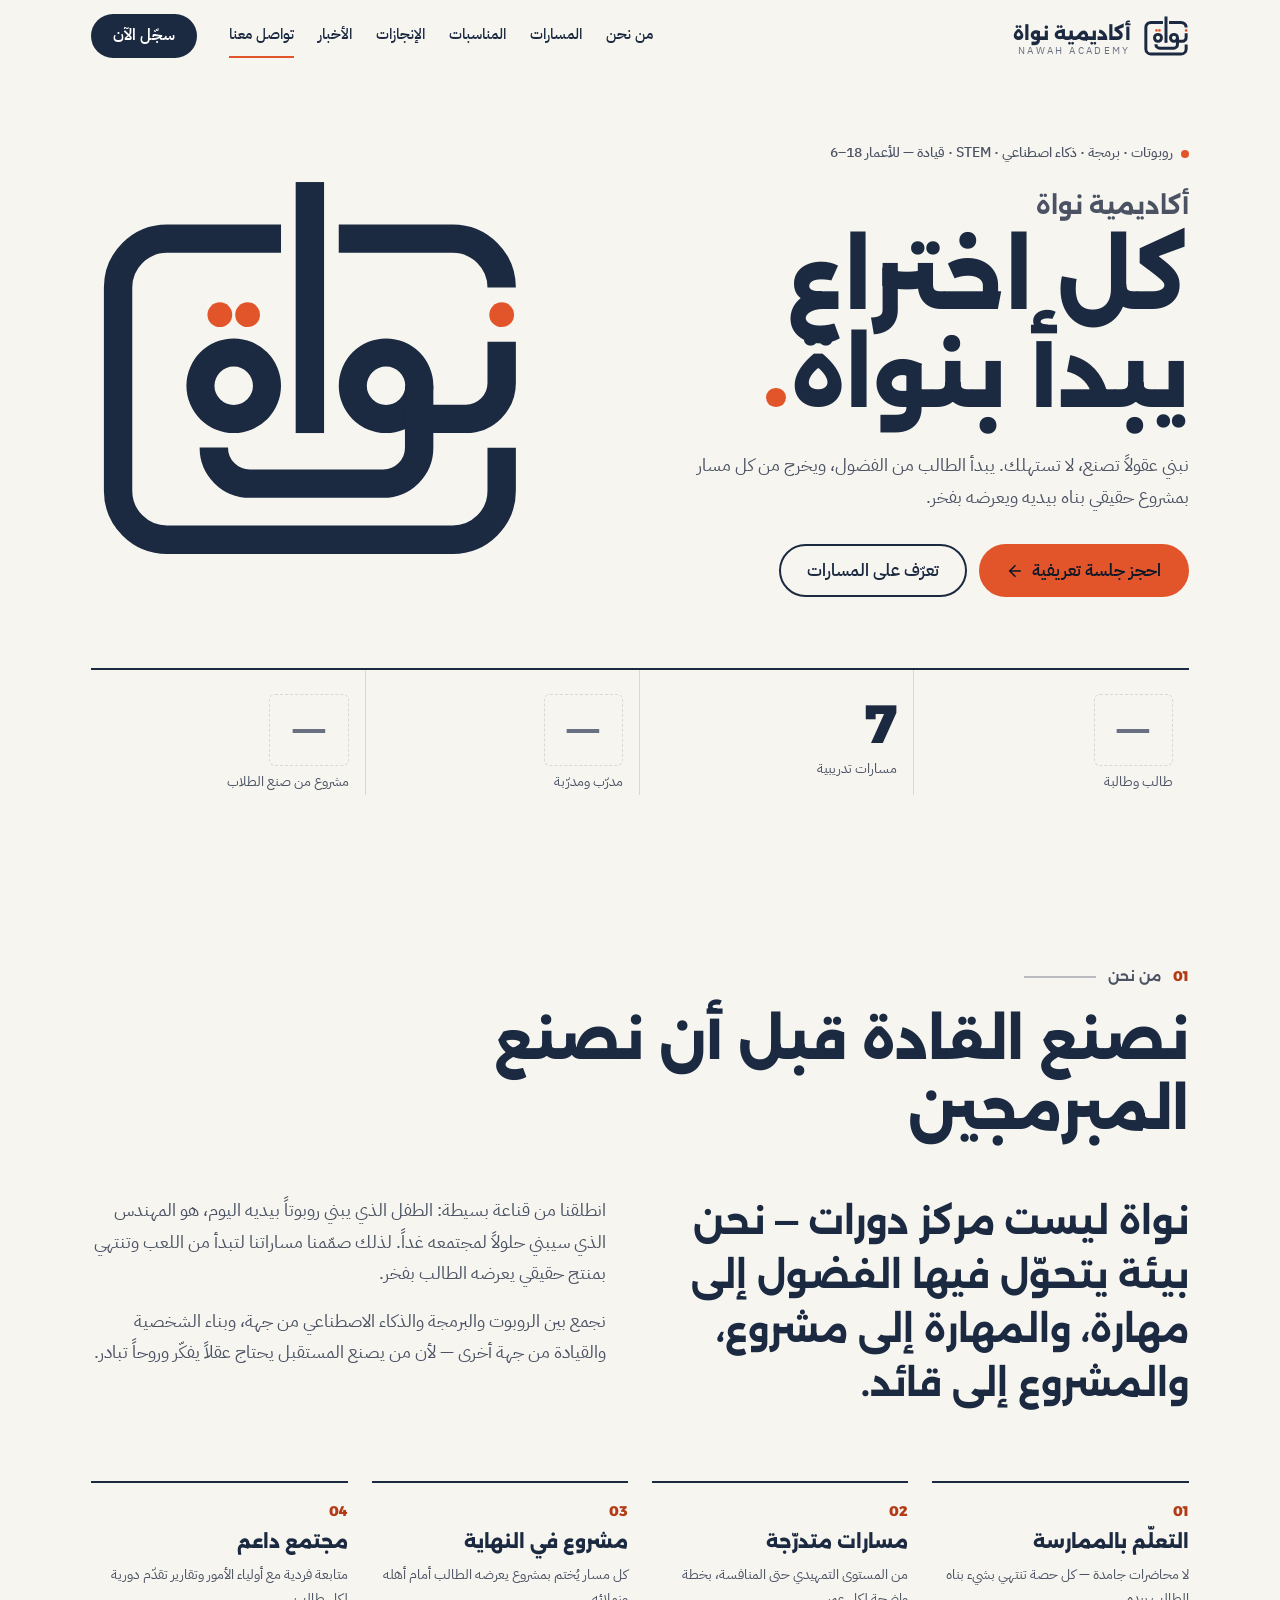
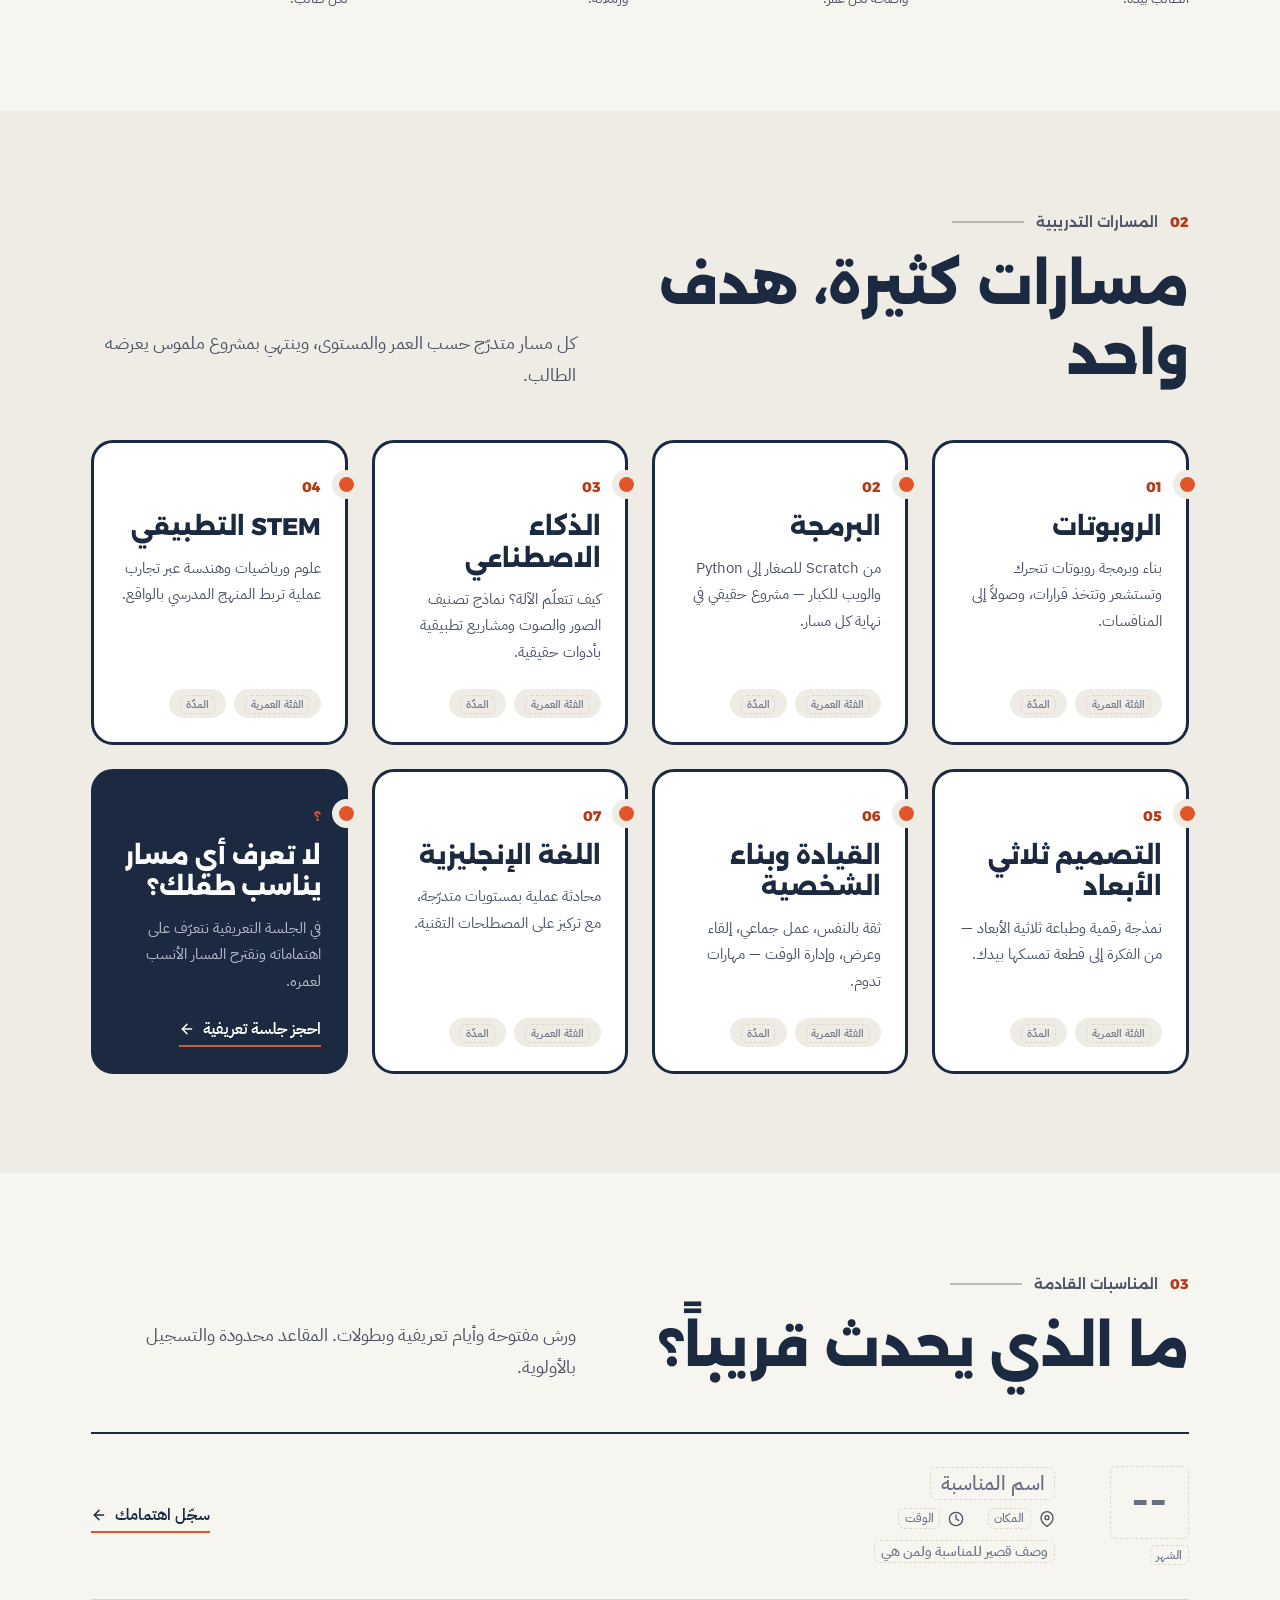
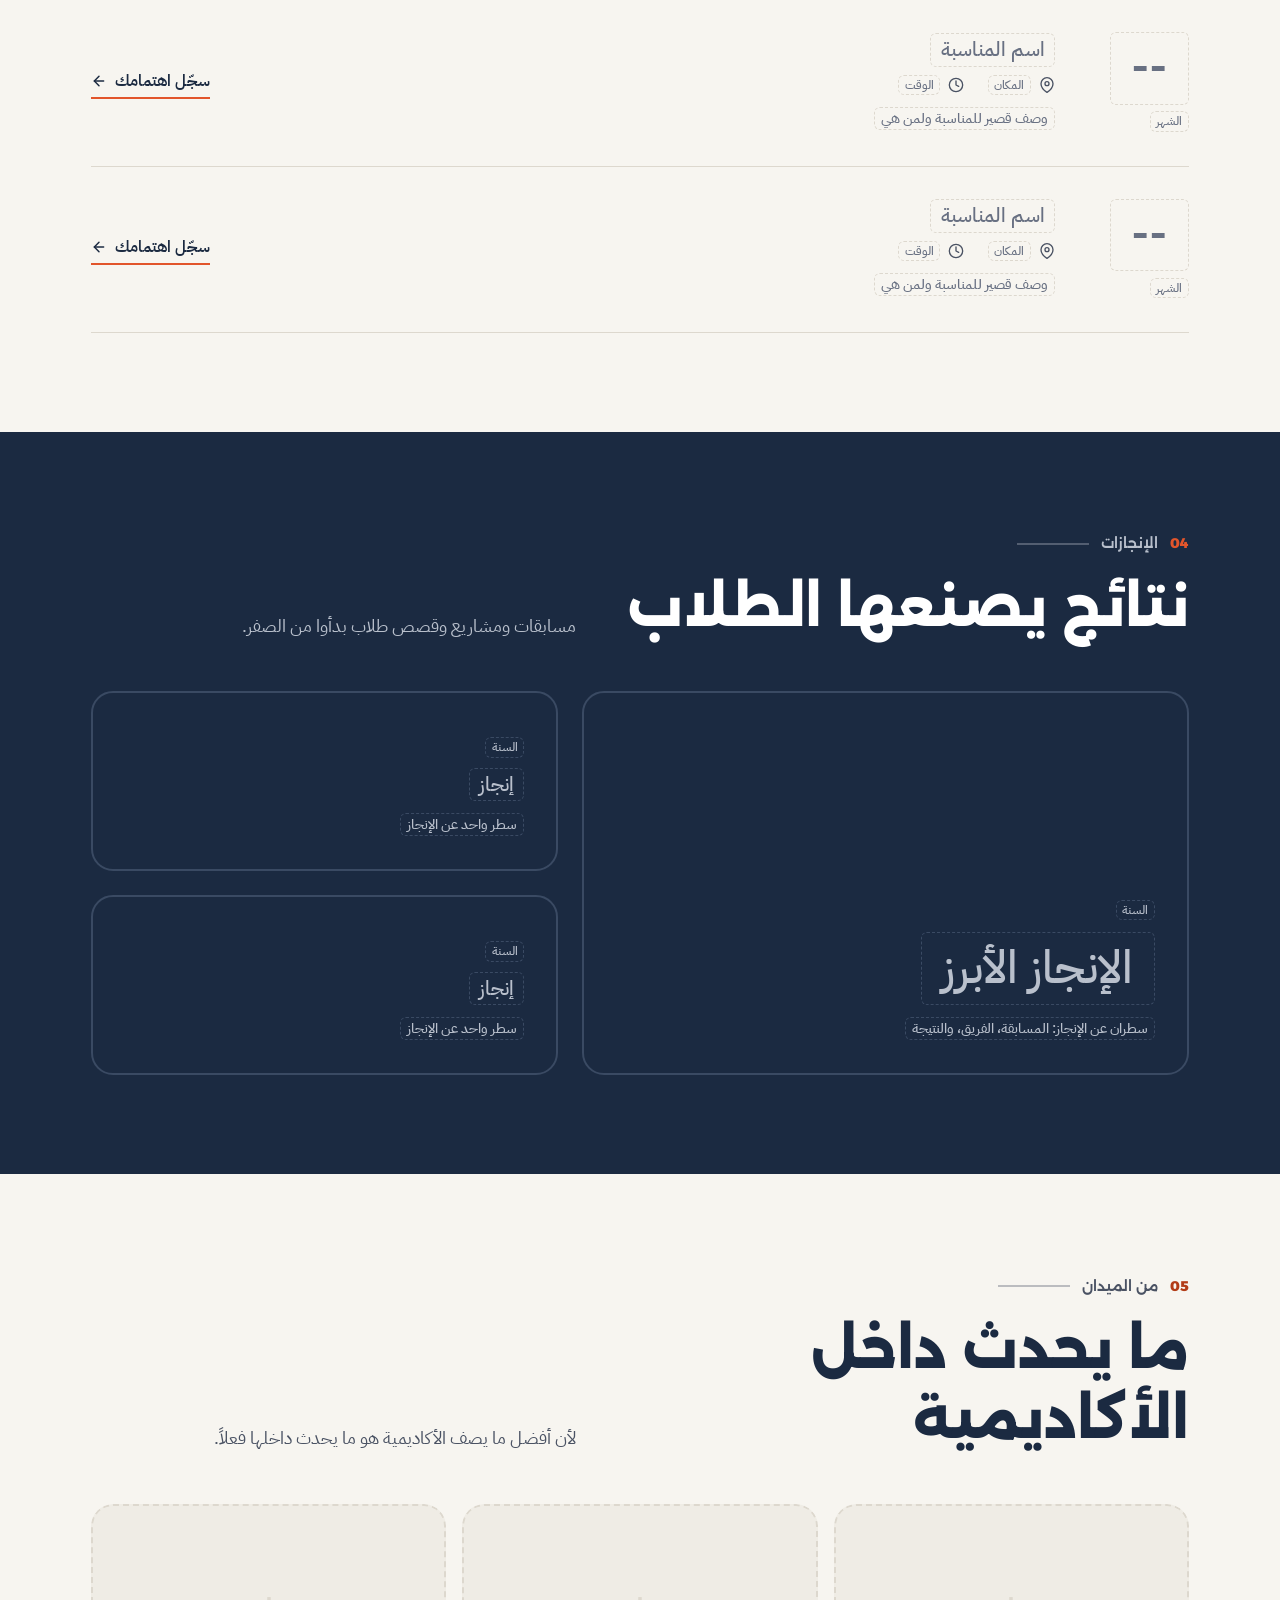
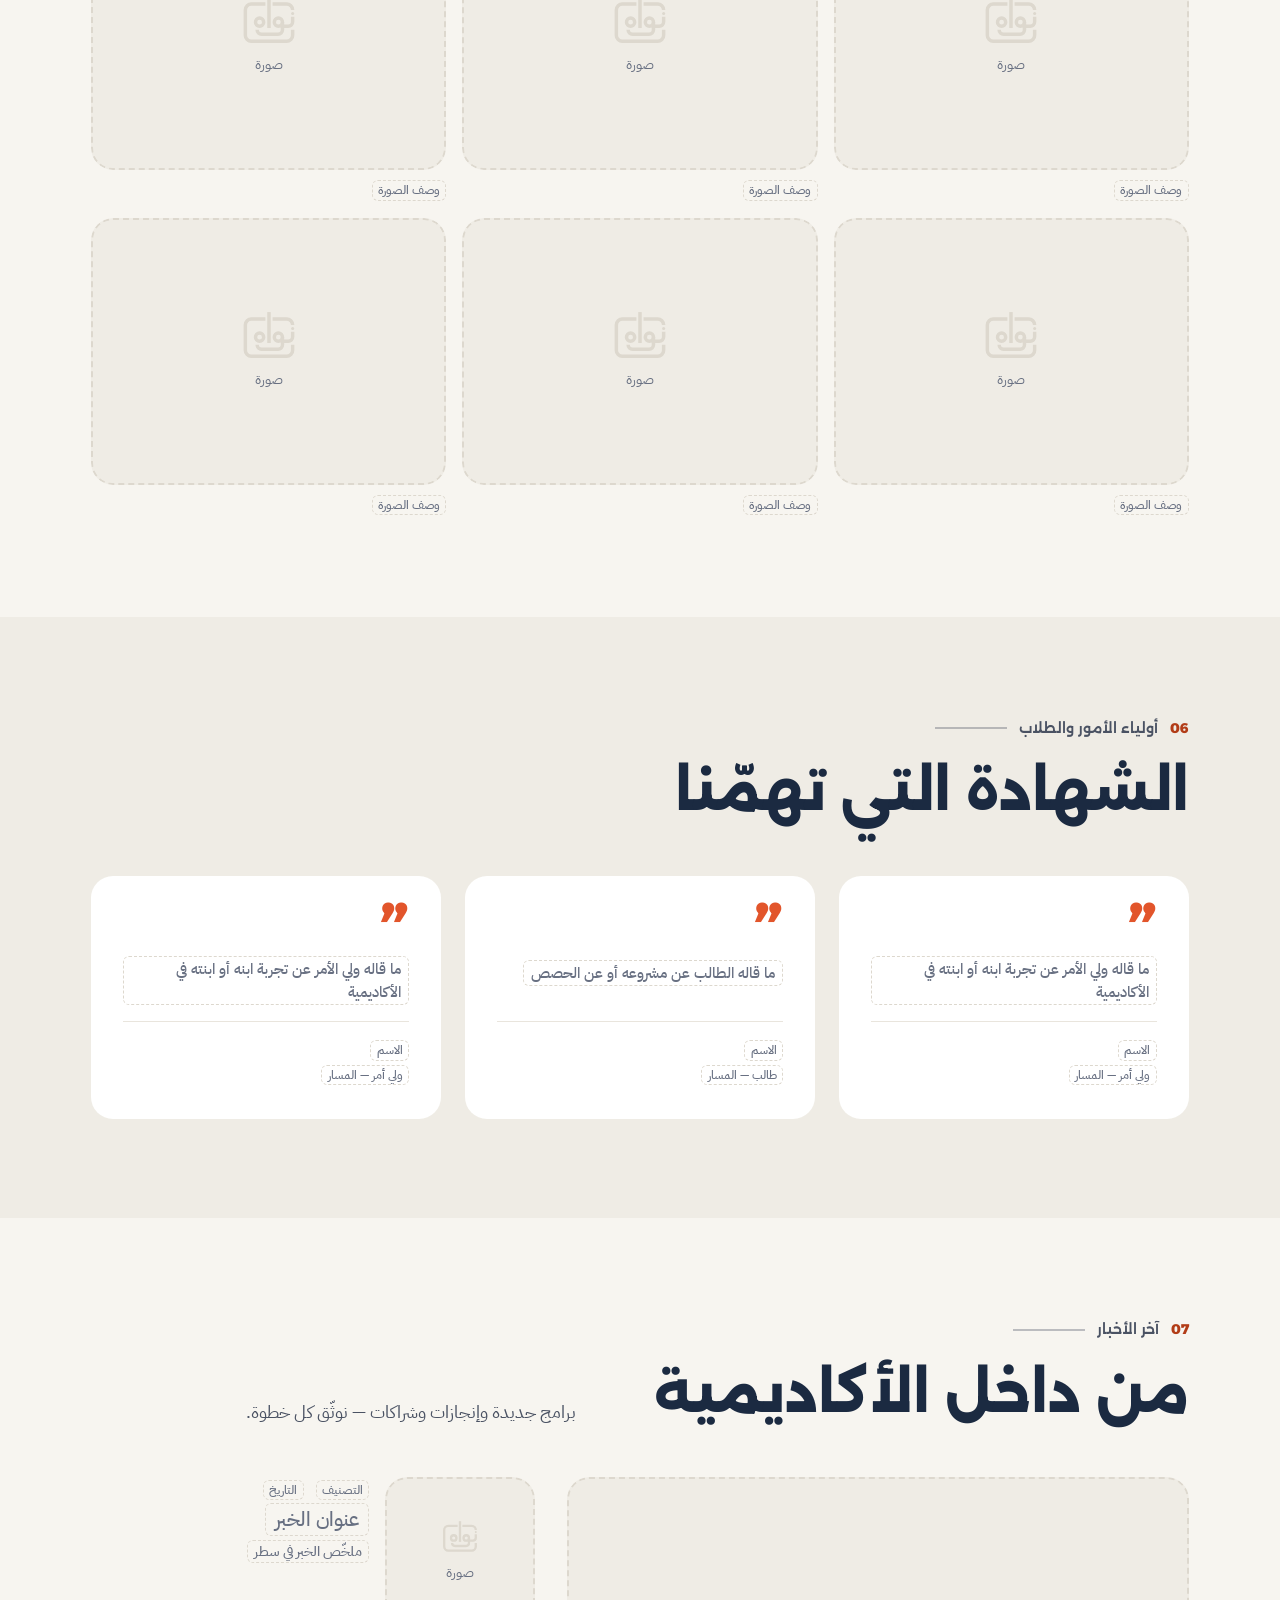
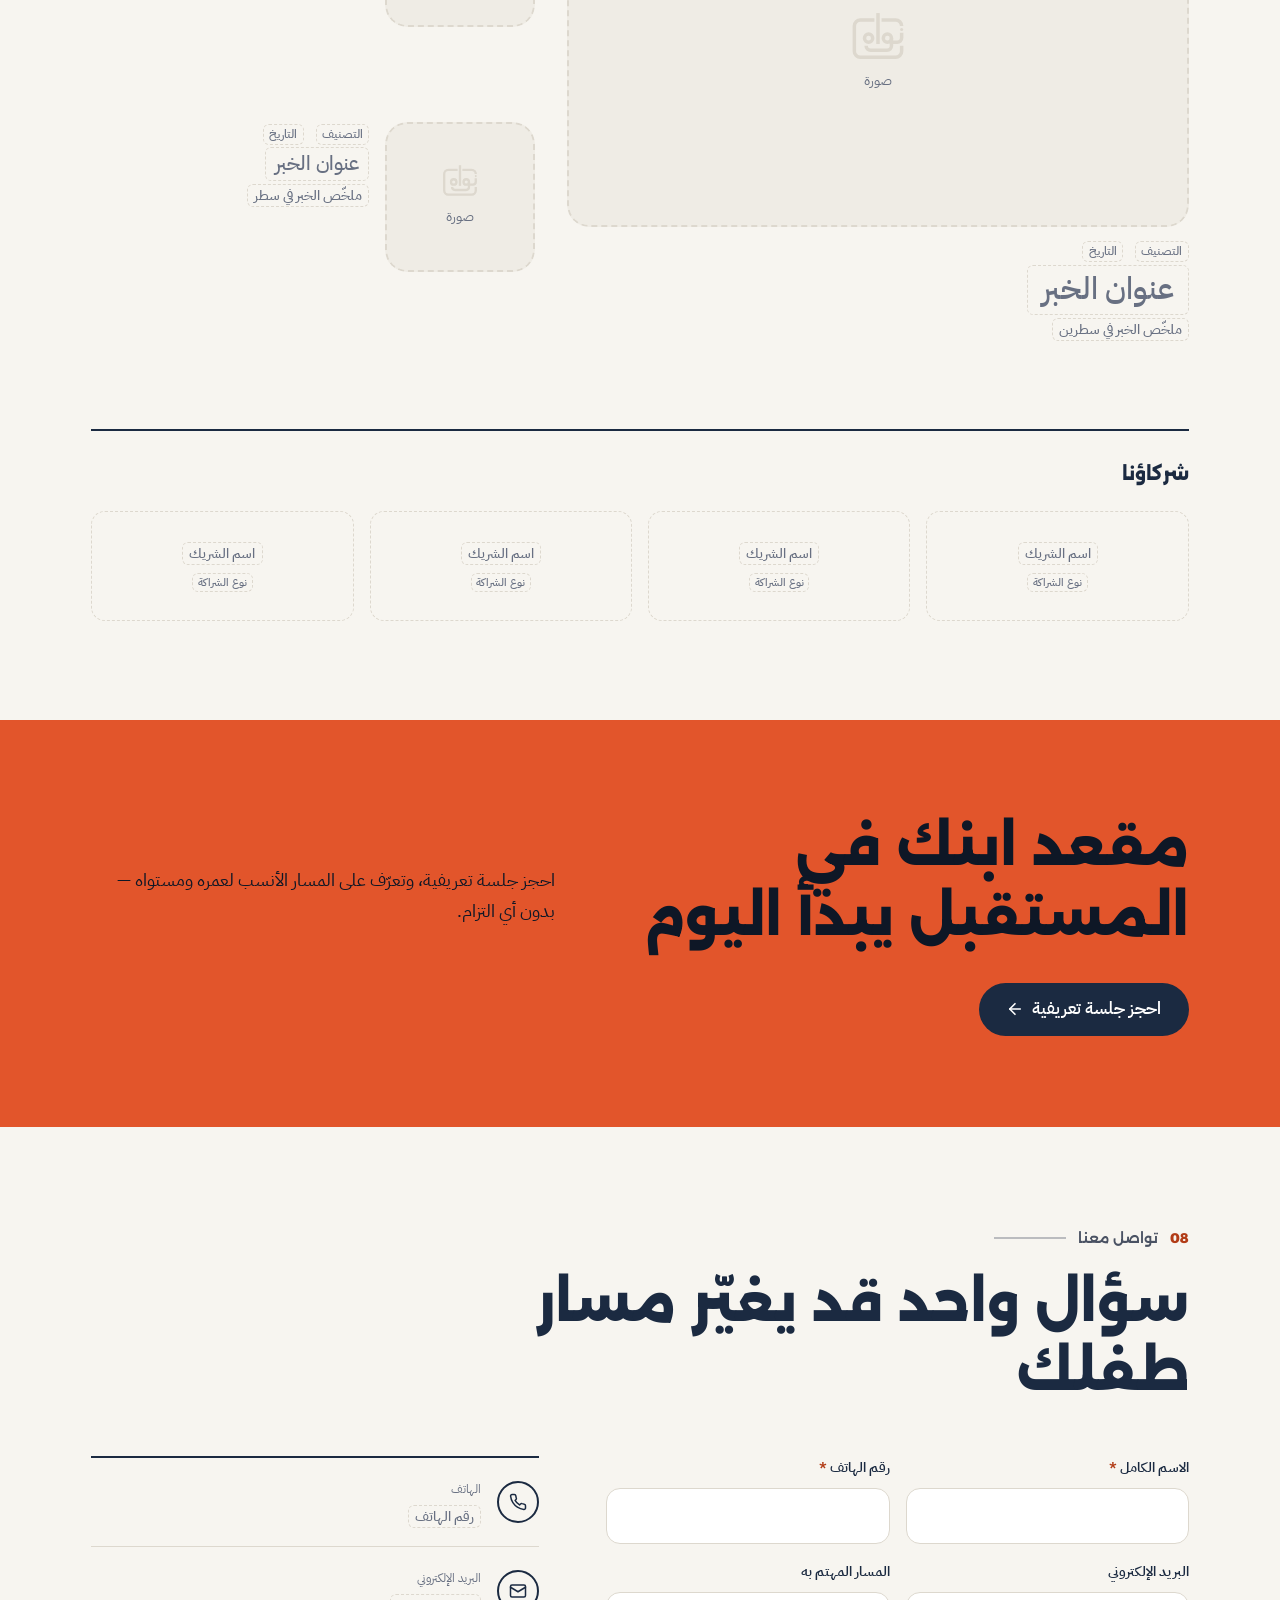
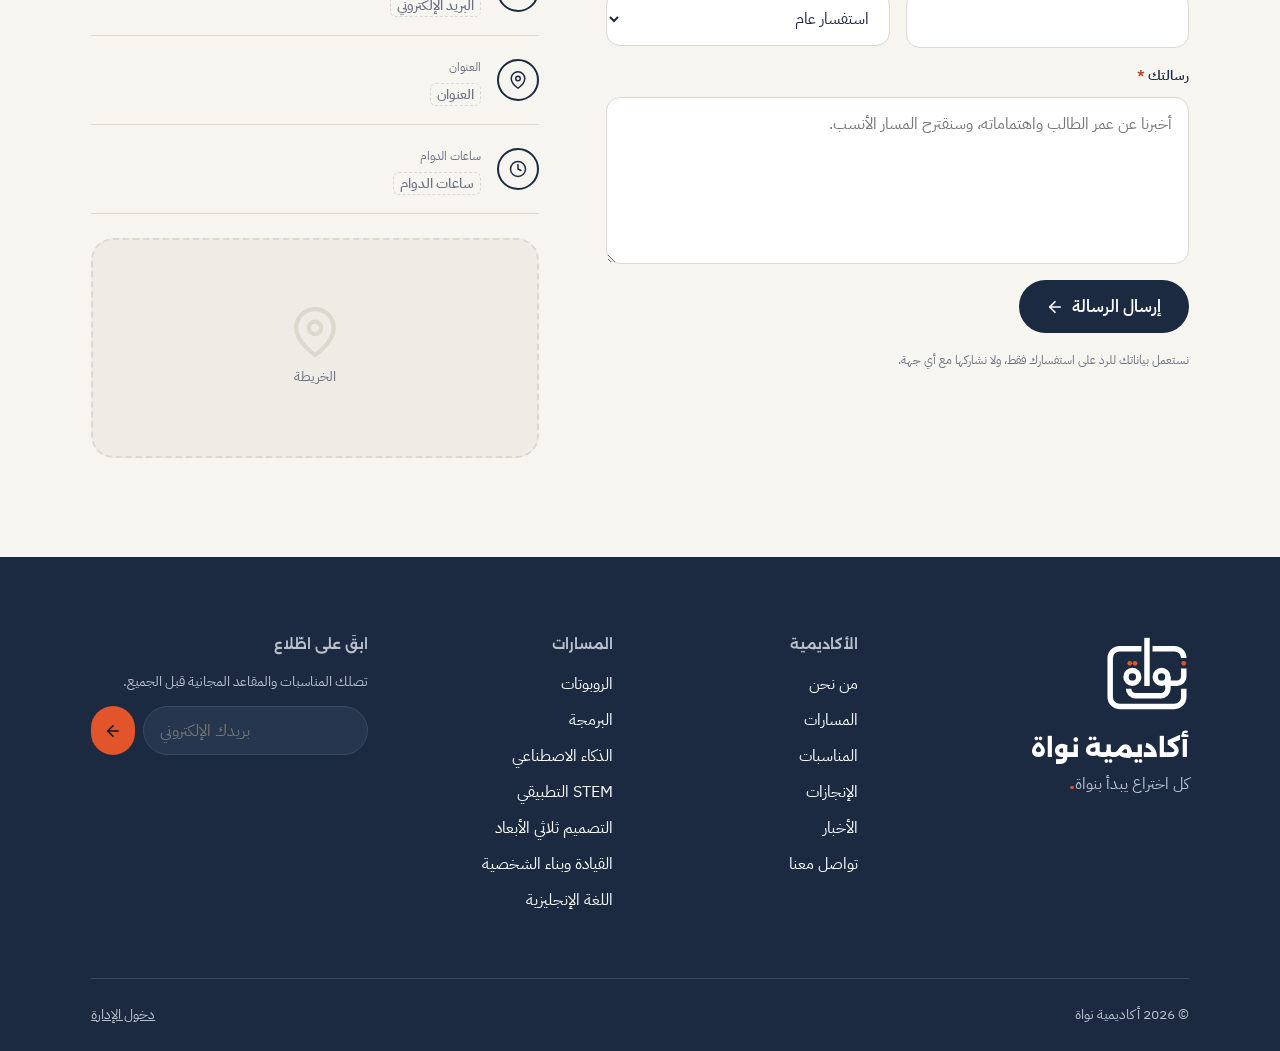
<file: site/index.html>
<!DOCTYPE html>
<html lang="ar" dir="rtl">
<head>
<meta charset="UTF-8">
<meta name="viewport" content="width=device-width, initial-scale=1, viewport-fit=cover">
<meta name="theme-color" content="#1B2A41">

<title>أكاديمية نواة — الروبوتات والبرمجة والذكاء الاصطناعي للأعمار 6–18</title>
<meta name="description" content="أكاديمية نواة: مسارات تدريبية في الروبوتات والبرمجة والذكاء الاصطناعي و STEM والقيادة للأعمار 6–18 سنة. تعلّم بالممارسة، ومشروع حقيقي في نهاية كل مسار.">
<meta name="keywords" content="أكاديمية نواة, روبوت للأطفال, تعليم البرمجة, الذكاء الاصطناعي للأطفال, STEM, دورات تدريبية للأطفال">
<link rel="canonical" href="https://nawahflex.org/">

<!-- المشاركة على واتساب وفيسبوك -->
<meta property="og:type" content="website">
<meta property="og:site_name" content="أكاديمية نواة">
<meta property="og:locale" content="ar_AR">
<meta property="og:title" content="أكاديمية نواة — كل اختراع يبدأ بنواة">
<meta property="og:description" content="مسارات في الروبوتات والبرمجة والذكاء الاصطناعي والقيادة للأعمار 6–18 سنة.">
<meta property="og:url" content="https://nawahflex.org/">
<meta property="og:image" content="https://nawahflex.org/assets/og-cover.png">
<meta property="og:image:width" content="1200">
<meta property="og:image:height" content="630">
<meta name="twitter:card" content="summary_large_image">

<link rel="icon" href="assets/favicon.svg" type="image/svg+xml">
<link rel="apple-touch-icon" href="assets/icon-192.png">
<link rel="manifest" href="manifest.webmanifest">

<!-- الخطوط مستضافة محلياً: لا نطاق خارجي في المسار الحَرِج، ويعمل الموقع
     كامل الشكل حتى لو تعذّر الوصول إلى جوجل. -->
<link rel="preload" href="assets/fonts/IBMPlexSansArabic-400-arabic.woff2" as="font" type="font/woff2" crossorigin>
<link rel="preload" href="assets/fonts/Alexandria-var-arabic.woff2" as="font" type="font/woff2" crossorigin>

<!-- ?v= لأن fonts.css مخزَّن عند الزوّار سنة كاملة (vercel.json): تغيير
     محتواه يحتاج رابطاً جديداً، وإلا بقي الزائر العائد على الخطوط القديمة. -->
<link rel="stylesheet" href="css/fonts.css?v=2">
<link rel="stylesheet" href="css/tokens.css">
<link rel="stylesheet" href="css/style.css">

<!-- بيانات منظّمة لمحركات البحث -->
<script type="application/ld+json">
{
  "@context": "https://schema.org",
  "@type": "EducationalOrganization",
  "name": "أكاديمية نواة",
  "alternateName": "Nawah Academy",
  "url": "https://nawahflex.org/",
  "logo": "https://nawahflex.org/assets/icon-512.png",
  "description": "أكاديمية متخصصة في الروبوتات والبرمجة والذكاء الاصطناعي و STEM والقيادة للأعمار 6–18 سنة.",
  "slogan": "كل اختراع يبدأ بنواة"
}
</script>
</head>
<body>

<a href="#main" class="skip-link">تخطَّ إلى المحتوى</a>

<!-- ===== مكتبة الأيقونات والشعار ===== -->
<svg style="position:absolute;width:0;height:0;overflow:hidden" aria-hidden="true">
  <defs>
    <symbol id="logo" viewBox="-564 -1619 2685 2440"><path d="M955 -1192 L1654 -1192 A300 300 0 0 1 1954 -892 L1954 -892" fill="none" stroke="currentColor" stroke-width="174"/><path d="M1954 90 L1954 354 A300 300 0 0 1 1654 654 L-98 654 A300 300 0 0 1 -398 354 L-398 -892 A300 300 0 0 1 -98 -1192 L601 -1192" fill="none" stroke="currentColor" stroke-width="174"/><rect x="691" y="-1539" width="174" height="1539" fill="currentColor"/><path d="M21 -290 A290 290 0 1 0 601 -290 A290 290 0 1 0 21 -290 Z M193 -290 A118 118 0 1 1 429 -290 A118 118 0 1 1 193 -290 Z" fill="currentColor" fill-rule="evenodd"/><circle cx="226" cy="-726" r="76" style="fill:var(--logo-dot,#E2552B)"/><circle cx="396" cy="-726" r="76" style="fill:var(--logo-dot,#E2552B)"/><path d="M955 -290 A290 290 0 1 0 1535 -290 A290 290 0 1 0 955 -290 Z M1127 -290 A118 118 0 1 1 1363 -290 A118 118 0 1 1 1127 -290 Z" fill="currentColor" fill-rule="evenodd"/><path d="M1954 -560 L1954 -307 A220 220 0 0 1 1734 -87 L1361 -87" fill="none" stroke="currentColor" stroke-width="174"/><path d="M1448 -290 L1448 90 A220 220 0 0 1 1228 310 L409 310 A220 220 0 0 1 189 90 L189 88" fill="none" stroke="currentColor" stroke-width="174" stroke-linecap="butt" stroke-linejoin="round"/><circle cx="1954" cy="-726" r="76" style="fill:var(--logo-dot,#E2552B)"/></symbol>
    <symbol id="logo-s" viewBox="-564 -1619 2685 2440"><path d="M955 -1192 L1654 -1192 A300 300 0 0 1 1954 -892 L1954 -892" fill="none" stroke="currentColor" stroke-width="174"/><path d="M1954 90 L1954 354 A300 300 0 0 1 1654 654 L-98 654 A300 300 0 0 1 -398 354 L-398 -892 A300 300 0 0 1 -98 -1192 L601 -1192" fill="none" stroke="currentColor" stroke-width="174"/><rect x="691" y="-1539" width="174" height="1539" fill="currentColor"/><path d="M21 -290 A290 290 0 1 0 601 -290 A290 290 0 1 0 21 -290 Z M193 -290 A118 118 0 1 1 429 -290 A118 118 0 1 1 193 -290 Z" fill="currentColor" fill-rule="evenodd"/><path d="M955 -290 A290 290 0 1 0 1535 -290 A290 290 0 1 0 955 -290 Z M1127 -290 A118 118 0 1 1 1363 -290 A118 118 0 1 1 1127 -290 Z" fill="currentColor" fill-rule="evenodd"/><path d="M1954 -560 L1954 -307 A220 220 0 0 1 1734 -87 L1361 -87" fill="none" stroke="currentColor" stroke-width="174"/><path d="M1448 -290 L1448 90 A220 220 0 0 1 1228 310 L409 310 A220 220 0 0 1 189 90 L189 88" fill="none" stroke="currentColor" stroke-width="174" stroke-linecap="butt" stroke-linejoin="round"/><circle cx="1954" cy="-726" r="76" style="fill:var(--logo-dot,#E2552B)"/></symbol>
    <symbol id="i-arrow" viewBox="0 0 24 24" fill="none" stroke="currentColor" stroke-width="2.2" stroke-linecap="round" stroke-linejoin="round"><line x1="19" y1="12" x2="5" y2="12"/><polyline points="12 19 5 12 12 5"/></symbol>
    <symbol id="i-pin" viewBox="0 0 24 24" fill="none" stroke="currentColor" stroke-width="2" stroke-linecap="round" stroke-linejoin="round"><path d="M21 10c0 7-9 13-9 13s-9-6-9-13a9 9 0 0 1 18 0z"/><circle cx="12" cy="10" r="3"/></symbol>
    <symbol id="i-clock" viewBox="0 0 24 24" fill="none" stroke="currentColor" stroke-width="2" stroke-linecap="round" stroke-linejoin="round"><circle cx="12" cy="12" r="10"/><polyline points="12 6 12 12 16 14"/></symbol>
    <symbol id="i-phone" viewBox="0 0 24 24" fill="none" stroke="currentColor" stroke-width="2" stroke-linecap="round" stroke-linejoin="round"><path d="M22 16.92v3a2 2 0 0 1-2.18 2 19.79 19.79 0 0 1-8.63-3.07 19.5 19.5 0 0 1-6-6 19.79 19.79 0 0 1-3.07-8.67A2 2 0 0 1 4.11 2h3a2 2 0 0 1 2 1.72c.13.96.35 1.9.66 2.81a2 2 0 0 1-.45 2.11L8.09 9.91a16 16 0 0 0 6 6l1.27-1.27a2 2 0 0 1 2.11-.45c.91.31 1.85.53 2.81.66A2 2 0 0 1 22 16.92z"/></symbol>
    <symbol id="i-mail" viewBox="0 0 24 24" fill="none" stroke="currentColor" stroke-width="2" stroke-linecap="round" stroke-linejoin="round"><rect x="2" y="4" width="20" height="16" rx="2"/><path d="m22 7-10 6L2 7"/></symbol>
    <symbol id="i-wa" viewBox="0 0 24 24" fill="currentColor"><path d="M17.47 14.38c-.3-.15-1.75-.86-2.02-.96-.27-.1-.47-.15-.67.15s-.77.96-.94 1.16c-.17.2-.35.22-.64.07-.3-.15-1.25-.46-2.38-1.47-.88-.78-1.47-1.75-1.65-2.05-.17-.3-.02-.46.13-.61.13-.13.3-.35.45-.52.15-.17.2-.3.3-.5.1-.2.05-.37-.03-.52-.07-.15-.67-1.6-.91-2.2-.24-.58-.49-.5-.67-.51h-.57c-.2 0-.52.07-.79.37s-1.04 1.02-1.04 2.48 1.07 2.88 1.22 3.08c.15.2 2.1 3.2 5.08 4.49.71.3 1.26.49 1.69.63.71.22 1.36.19 1.87.12.57-.09 1.75-.72 2-1.41.25-.7.25-1.29.17-1.41-.07-.13-.27-.2-.57-.35zM12.04 2C6.58 2 2.13 6.45 2.13 11.91c0 1.75.46 3.45 1.32 4.95L2 22l5.25-1.38a9.87 9.87 0 0 0 4.79 1.22h.01c5.46 0 9.91-4.45 9.91-9.91S17.5 2 12.04 2zm0 18.15h-.01a8.2 8.2 0 0 1-4.19-1.15l-.3-.18-3.12.82.83-3.04-.2-.31a8.19 8.19 0 0 1-1.26-4.38c0-4.54 3.7-8.24 8.25-8.24a8.24 8.24 0 0 1 0 16.48z"/></symbol>
    <symbol id="i-fb" viewBox="0 0 24 24" fill="currentColor"><path d="M22 12a10 10 0 1 0-11.56 9.88v-6.99H7.9V12h2.54V9.8c0-2.5 1.49-3.89 3.77-3.89 1.09 0 2.24.2 2.24.2v2.46h-1.26c-1.24 0-1.63.77-1.63 1.56V12h2.78l-.45 2.89h-2.33v6.99A10 10 0 0 0 22 12z"/></symbol>
    <symbol id="i-ig" viewBox="0 0 24 24" fill="none" stroke="currentColor" stroke-width="2"><rect x="2" y="2" width="20" height="20" rx="5"/><circle cx="12" cy="12" r="4"/><circle cx="17.5" cy="6.5" r="1.2" fill="currentColor" stroke="none"/></symbol>
    <symbol id="i-yt" viewBox="0 0 24 24" fill="currentColor"><path d="M23 12s0-3.5-.45-5.18a2.9 2.9 0 0 0-2.04-2.05C18.83 4.32 12 4.32 12 4.32s-6.83 0-8.51.45a2.9 2.9 0 0 0-2.04 2.05C1 8.5 1 12 1 12s0 3.5.45 5.18a2.9 2.9 0 0 0 2.04 2.05c1.68.45 8.51.45 8.51.45s6.83 0 8.51-.45a2.9 2.9 0 0 0 2.04-2.05C23 15.5 23 12 23 12zM9.75 15.27V8.73L15.5 12z"/></symbol>
    <symbol id="i-li" viewBox="0 0 24 24" fill="currentColor"><path d="M20.45 20.45h-3.56v-5.57c0-1.33-.02-3.04-1.85-3.04-1.85 0-2.14 1.45-2.14 2.94v5.67H9.35V9h3.41v1.56h.05a3.74 3.74 0 0 1 3.37-1.85c3.6 0 4.27 2.37 4.27 5.46zM5.34 7.43a2.06 2.06 0 1 1 0-4.13 2.06 2.06 0 0 1 0 4.13zM7.12 20.45H3.55V9h3.57z"/></symbol>
    <symbol id="i-play" viewBox="0 0 24 24" fill="currentColor"><path d="M8 5v14l11-7z"/></symbol>
    <symbol id="i-x" viewBox="0 0 24 24" fill="none" stroke="currentColor" stroke-width="2.2" stroke-linecap="round"><line x1="18" y1="6" x2="6" y2="18"/><line x1="6" y1="6" x2="18" y2="18"/></symbol>
  </defs>
</svg>

<!-- ===== الترويسة ===== -->
<header class="header" id="header">
  <div class="header__in">
    <a href="#main" class="brand" aria-label="أكاديمية نواة — أعلى الصفحة">
      <svg class="brand__mark" aria-hidden="true"><use href="#logo"/></svg>
      <span class="brand__text">
        <span class="brand__name">أكاديمية نواة</span>
        <span class="brand__tag">NAWAH ACADEMY</span>
      </span>
    </a>

    <nav class="nav" id="mainNav" aria-label="التنقّل الرئيسي"><ul></ul></nav>

    <a href="#contact" class="btn btn--ink header__cta">سجّل الآن</a>

    <button class="burger" id="burger" aria-label="القائمة" aria-expanded="false" aria-controls="mobileNav">
      <span></span><span></span><span></span>
    </button>
  </div>
</header>
<div class="mobile-nav" id="mobileNav">
  <ul></ul>
  <a href="#contact" class="btn btn--accent btn--lg">احجز جلسة تعريفية</a>
</div>

<main id="main">

<!-- ===== الواجهة ===== -->
<section class="hero" id="home">
  <div class="page hero__in">
    <div class="hero__copy">
      <p class="hero__kicker"><span>روبوتات · برمجة · ذكاء اصطناعي · STEM · قيادة — للأعمار <bdi class="nowrap" dir="ltr">6–18</bdi></span></p>
      <h1>
        <span class="hero__name">أكاديمية نواة</span>
        <span class="hero__title">كل اختراع <span class="nowrap">يبدأ بنواة<i class="dot" aria-hidden="true"></i></span></span>
      </h1>
      <p class="hero__lead">
        نبني عقولاً تصنع، لا تستهلك. يبدأ الطالب من الفضول، ويخرج من كل مسار
        بمشروع حقيقي بناه بيديه ويعرضه بفخر.
      </p>
      <div class="hero__actions">
        <a href="#contact" class="btn btn--accent btn--lg">احجز جلسة تعريفية<svg aria-hidden="true"><use href="#i-arrow"/></svg></a>
        <a href="#programs" class="btn btn--line btn--lg">تعرّف على المسارات</a>
      </div>
    </div>

    <figure class="hero__art" dir="ltr">
      <svg class="mark" viewBox="-564 -1619 2685 2440" role="img" aria-label="شعار أكاديمية نواة: كلمة «نواة» على شكل وجه روبوت"><path d="M955 -1192 L1654 -1192 A300 300 0 0 1 1954 -892 L1954 -892" fill="none" stroke="currentColor" stroke-width="174"/><path d="M1954 90 L1954 354 A300 300 0 0 1 1654 654 L-98 654 A300 300 0 0 1 -398 354 L-398 -892 A300 300 0 0 1 -98 -1192 L601 -1192" fill="none" stroke="currentColor" stroke-width="174"/><rect x="691" y="-1539" width="174" height="1539" fill="currentColor"/><g class="eye"><path d="M21 -290 A290 290 0 1 0 601 -290 A290 290 0 1 0 21 -290 Z M193 -290 A118 118 0 1 1 429 -290 A118 118 0 1 1 193 -290 Z" fill="currentColor" fill-rule="evenodd"/></g><circle cx="226" cy="-726" r="76" style="fill:var(--logo-dot,#E2552B)"/><circle cx="396" cy="-726" r="76" style="fill:var(--logo-dot,#E2552B)"/><g class="eye"><path d="M955 -290 A290 290 0 1 0 1535 -290 A290 290 0 1 0 955 -290 Z M1127 -290 A118 118 0 1 1 1363 -290 A118 118 0 1 1 1127 -290 Z" fill="currentColor" fill-rule="evenodd"/></g><path d="M1954 -560 L1954 -307 A220 220 0 0 1 1734 -87 L1361 -87" fill="none" stroke="currentColor" stroke-width="174"/><path d="M1448 -290 L1448 90 A220 220 0 0 1 1228 310 L409 310 A220 220 0 0 1 189 90 L189 88" fill="none" stroke="currentColor" stroke-width="174" stroke-linecap="butt" stroke-linejoin="round"/><circle cx="1954" cy="-726" r="76" style="fill:var(--logo-dot,#E2552B)"/></svg>
    </figure>
  </div>

  <div class="page">
    <dl class="facts" id="statsGrid" aria-label="أرقام الأكاديمية"></dl>
  </div>
</section>

<!-- ===== من نحن ===== -->
<section class="section" id="about">
  <div class="page">
    <div class="head">
      <span class="eyebrow"><b>01</b> من نحن</span>
      <h2>نصنع القادة قبل أن نصنع المبرمجين</h2>
    </div>
    <div class="about">
      <p class="about__lead" id="aboutLead"></p>
      <div class="about__body" id="aboutBody"></div>
    </div>
    <ol class="pillars" id="pillars"></ol>
  </div>
</section>

<!-- ===== المسارات ===== -->
<section class="section section--deep" id="programs">
  <div class="page">
    <div class="head head--split">
      <div>
        <span class="eyebrow"><b>02</b> المسارات التدريبية</span>
        <h2>مسارات كثيرة، هدف واحد</h2>
      </div>
      <p>كل مسار متدرّج حسب العمر والمستوى، وينتهي بمشروع ملموس يعرضه الطالب.</p>
    </div>
    <div class="programs" id="programsGrid"></div>
  </div>
</section>

<!-- ===== المناسبات ===== -->
<section class="section" id="events">
  <div class="page">
    <div class="head head--split">
      <div>
        <span class="eyebrow"><b>03</b> المناسبات القادمة</span>
        <h2>ما الذي يحدث قريباً؟</h2>
      </div>
      <p>ورش مفتوحة وأيام تعريفية وبطولات. المقاعد محدودة والتسجيل بالأولوية.</p>
    </div>
    <ol class="events" id="eventsGrid"></ol>
  </div>
</section>

<!-- ===== الإنجازات ===== -->
<section class="section section--ink" id="achievements">
  <div class="page">
    <div class="head head--split">
      <div>
        <span class="eyebrow"><b>04</b> الإنجازات</span>
        <h2>نتائج يصنعها الطلاب</h2>
      </div>
      <p>مسابقات ومشاريع وقصص طلاب بدأوا من الصفر.</p>
    </div>
    <div class="ach" id="achGrid"></div>
  </div>
</section>

<!-- ===== المعرض ===== -->
<section class="section" id="gallery">
  <div class="page">
    <div class="head head--split">
      <div>
        <span class="eyebrow"><b>05</b> من الميدان</span>
        <h2>ما يحدث داخل الأكاديمية</h2>
      </div>
      <p>لأن أفضل ما يصف الأكاديمية هو ما يحدث داخلها فعلاً.</p>
    </div>
    <div class="gallery" id="galleryGrid"></div>
  </div>
</section>

<!-- ===== آراء الأهالي ===== -->
<section class="section section--deep" id="testimonials">
  <div class="page">
    <div class="head">
      <span class="eyebrow"><b>06</b> أولياء الأمور والطلاب</span>
      <h2>الشهادة التي تهمّنا</h2>
    </div>
    <div class="quotes" id="quotesGrid"></div>
  </div>
</section>

<!-- ===== الشركاء والأخبار ===== -->
<section class="section" id="news">
  <div class="page">
    <div class="head head--split">
      <div>
        <span class="eyebrow"><b>07</b> آخر الأخبار</span>
        <h2>من داخل الأكاديمية</h2>
      </div>
      <p>برامج جديدة وإنجازات وشراكات — نوثّق كل خطوة.</p>
    </div>
    <div class="news" id="newsGrid"></div>

    <div class="partners" id="partners">
      <h3 class="partners__title">شركاؤنا</h3>
      <ul class="partners__grid" id="partnersGrid"></ul>
    </div>
  </div>
</section>

<!-- ===== الدعوة للتسجيل ===== -->
<section class="cta">
  <div class="page cta__in">
    <h2>مقعد ابنك في المستقبل يبدأ اليوم</h2>
    <p>احجز جلسة تعريفية، وتعرّف على المسار الأنسب لعمره ومستواه — بدون أي التزام.</p>
    <div class="cta__actions">
      <a href="#contact" class="btn btn--ink btn--lg">احجز جلسة تعريفية<svg aria-hidden="true"><use href="#i-arrow"/></svg></a>
      <a href="#" class="btn btn--line btn--lg" id="ctaWhatsapp" hidden><svg aria-hidden="true"><use href="#i-wa"/></svg> راسلنا على واتساب</a>
    </div>
  </div>
</section>

<!-- ===== التواصل ===== -->
<section class="section" id="contact">
  <div class="page">
    <div class="head">
      <span class="eyebrow"><b>08</b> تواصل معنا</span>
      <h2>سؤال واحد قد يغيّر مسار طفلك</h2>
    </div>

    <div class="contact">
      <form class="form" id="contactForm" novalidate>
        <div class="field--row">
          <div class="field">
            <label for="f-name">الاسم الكامل <span>*</span></label>
            <input type="text" id="f-name" name="name" autocomplete="name" required>
            <span class="field__err">الرجاء إدخال الاسم</span>
          </div>
          <div class="field">
            <label for="f-phone">رقم الهاتف <span>*</span></label>
            <input type="tel" id="f-phone" name="phone" inputmode="tel" autocomplete="tel" dir="ltr" required>
            <span class="field__err">الرجاء إدخال رقم هاتف صحيح</span>
          </div>
        </div>
        <div class="field--row">
          <div class="field">
            <label for="f-email">البريد الإلكتروني</label>
            <input type="email" id="f-email" name="email" autocomplete="email" dir="ltr">
            <span class="field__err">صيغة البريد غير صحيحة</span>
          </div>
          <div class="field">
            <label for="f-interest">المسار المهتم به</label>
            <select id="f-interest" name="interest"></select>
          </div>
        </div>
        <div class="field">
          <label for="f-message">رسالتك <span>*</span></label>
          <textarea id="f-message" name="message" rows="5" required placeholder="أخبرنا عن عمر الطالب واهتماماته، وسنقترح المسار الأنسب."></textarea>
          <span class="field__err">الرجاء كتابة رسالتك</span>
        </div>
        <!-- فخ للبوتات — مخفي عن المستخدم -->
        <input type="text" name="company" tabindex="-1" autocomplete="off" aria-hidden="true"
               style="position:absolute;inset-inline-start:-9999px;opacity:0;height:0;width:0">
        <div class="form__status" id="formStatus" role="status" aria-live="polite"></div>
        <button type="submit" class="btn btn--ink btn--lg" id="formSubmit">
          إرسال الرسالة <svg aria-hidden="true"><use href="#i-arrow"/></svg>
        </button>
        <p class="form__note">نستعمل بياناتك للرد على استفسارك فقط، ولا نشاركها مع أي جهة.</p>
      </form>

      <div class="reach">
        <ul class="reach__list" id="reachList"></ul>
        <div class="socials" id="socialList"></div>
        <div class="map" id="mapBox"></div>
      </div>
    </div>
  </div>
</section>

</main>

<!-- ===== التذييل ===== -->
<footer class="footer">
  <div class="page">
    <div class="footer__top">
      <div class="footer__brand">
        <svg class="footer__mark" aria-hidden="true"><use href="#logo"/></svg>
        <div>
          <p class="footer__name">أكاديمية نواة</p>
          <p class="footer__slogan">كل اختراع يبدأ بنواة<i class="dot" aria-hidden="true"></i></p>
        </div>
      </div>

      <nav aria-label="روابط التذييل">
        <h2 class="footer__h">الأكاديمية</h2>
        <ul id="footerNav"></ul>
      </nav>

      <div>
        <h2 class="footer__h">المسارات</h2>
        <ul id="footerPrograms"></ul>
      </div>

      <div>
        <h2 class="footer__h">ابقَ على اطّلاع</h2>
        <p class="footer__p">تصلك المناسبات والمقاعد المجانية قبل الجميع.</p>
        <form class="newsletter" id="newsletterForm">
          <input type="email" placeholder="بريدك الإلكتروني" aria-label="بريدك الإلكتروني" dir="ltr" required>
          <button type="submit" class="btn btn--accent" aria-label="اشتراك"><svg aria-hidden="true"><use href="#i-arrow"/></svg></button>
        </form>
        <div class="form__status" id="newsStatus" role="status" aria-live="polite"></div>
        <div class="socials" id="footerSocials"></div>
      </div>
    </div>

    <div class="footer__bar">
      <p>© <span id="year"></span> أكاديمية نواة</p>
      <a href="/app">دخول الإدارة</a>
    </div>
  </div>
</footer>

<a class="wa-float" id="waFloat" href="#" target="_blank" rel="noopener" aria-label="تواصل عبر واتساب" hidden>
  <svg aria-hidden="true"><use href="#i-wa"/></svg>
</a>

<div class="lightbox" id="lightbox" role="dialog" aria-modal="true" aria-label="عارض الصور">
  <button class="lightbox__close" id="lightboxClose" aria-label="إغلاق"><svg aria-hidden="true"><use href="#i-x"/></svg></button>
  <div>
    <div class="lightbox__figure" id="lightboxFigure"></div>
    <p class="lightbox__cap" id="lightboxCap"></p>
  </div>
</div>

<script src="js/content.js"></script>
<script src="js/config.js"></script>
<script src="js/api.js"></script>
<script src="js/main.js"></script>
</body>
</html>
</file>
<file: site/css/fonts.css>
/* ==========================================================================
   الخطوط — مستضافة محلياً
   --------------------------------------------------------------------------
   كانت تُحمَّل من fonts.googleapis.com و fonts.gstatic.com. الاستضافة المحلية:
   • تحذف نطاقين خارجيين من المسار الحَرِج (بحث DNS + مصافحة TLS لكلٍّ منهما)
   • تُبقي الموقع كامل الشكل حتى لو تعذّر الوصول إلى جوجل
   • تحذف ورقة أنماط حاجبة للرسم من رأس الصفحة

   المجموعات: العربية للمحتوى، واللاتينية لمثل STEM و WRO والأرقام.
   الأوزان: ما يستعمله style.css فعلاً لا أكثر.
   Alexandria خطّ الشعار والعناوين — خطّ متغيّر، ملف واحد لكل مجموعة يغطّي ٥٠٠–٨٠٠.
   لتحديثها: أعد تشغيل السكربت الموثّق في CLAUDE.md §٤.
   ========================================================================== */

/* IBM Plex Sans Arabic 400 — arabic */
@font-face {
  font-family: 'IBM Plex Sans Arabic';
  font-style: normal;
  font-weight: 400;
  font-display: swap;
  src: url('../assets/fonts/IBMPlexSansArabic-400-arabic.woff2') format('woff2');
  unicode-range: U+0600-06FF, U+0750-077F, U+0870-088E, U+0890-0891, U+0897-08E1, U+08E3-08FF, U+200C-200E, U+2010-2011, U+204F, U+2E41, U+FB50-FDFF, U+FE70-FE74, U+FE76-FEFC, U+102E0-102FB, U+10E60-10E7E, U+10EC2-10EC4, U+10EFC-10EFF, U+1EE00-1EE03, U+1EE05-1EE1F, U+1EE21-1EE22, U+1EE24, U+1EE27, U+1EE29-1EE32, U+1EE34-1EE37, U+1EE39, U+1EE3B, U+1EE42, U+1EE47, U+1EE49, U+1EE4B, U+1EE4D-1EE4F, U+1EE51-1EE52, U+1EE54, U+1EE57, U+1EE59, U+1EE5B, U+1EE5D, U+1EE5F, U+1EE61-1EE62, U+1EE64, U+1EE67-1EE6A, U+1EE6C-1EE72, U+1EE74-1EE77, U+1EE79-1EE7C, U+1EE7E, U+1EE80-1EE89, U+1EE8B-1EE9B, U+1EEA1-1EEA3, U+1EEA5-1EEA9, U+1EEAB-1EEBB, U+1EEF0-1EEF1;
}

/* IBM Plex Sans Arabic 400 — latin */
@font-face {
  font-family: 'IBM Plex Sans Arabic';
  font-style: normal;
  font-weight: 400;
  font-display: swap;
  src: url('../assets/fonts/IBMPlexSansArabic-400-latin.woff2') format('woff2');
  unicode-range: U+0000-00FF, U+0131, U+0152-0153, U+02BB-02BC, U+02C6, U+02DA, U+02DC, U+0304, U+0308, U+0329, U+2000-206F, U+20AC, U+2122, U+2191, U+2193, U+2212, U+2215, U+FEFF, U+FFFD;
}

/* IBM Plex Sans Arabic 500 — arabic */
@font-face {
  font-family: 'IBM Plex Sans Arabic';
  font-style: normal;
  font-weight: 500;
  font-display: swap;
  src: url('../assets/fonts/IBMPlexSansArabic-500-arabic.woff2') format('woff2');
  unicode-range: U+0600-06FF, U+0750-077F, U+0870-088E, U+0890-0891, U+0897-08E1, U+08E3-08FF, U+200C-200E, U+2010-2011, U+204F, U+2E41, U+FB50-FDFF, U+FE70-FE74, U+FE76-FEFC, U+102E0-102FB, U+10E60-10E7E, U+10EC2-10EC4, U+10EFC-10EFF, U+1EE00-1EE03, U+1EE05-1EE1F, U+1EE21-1EE22, U+1EE24, U+1EE27, U+1EE29-1EE32, U+1EE34-1EE37, U+1EE39, U+1EE3B, U+1EE42, U+1EE47, U+1EE49, U+1EE4B, U+1EE4D-1EE4F, U+1EE51-1EE52, U+1EE54, U+1EE57, U+1EE59, U+1EE5B, U+1EE5D, U+1EE5F, U+1EE61-1EE62, U+1EE64, U+1EE67-1EE6A, U+1EE6C-1EE72, U+1EE74-1EE77, U+1EE79-1EE7C, U+1EE7E, U+1EE80-1EE89, U+1EE8B-1EE9B, U+1EEA1-1EEA3, U+1EEA5-1EEA9, U+1EEAB-1EEBB, U+1EEF0-1EEF1;
}

/* IBM Plex Sans Arabic 500 — latin */
@font-face {
  font-family: 'IBM Plex Sans Arabic';
  font-style: normal;
  font-weight: 500;
  font-display: swap;
  src: url('../assets/fonts/IBMPlexSansArabic-500-latin.woff2') format('woff2');
  unicode-range: U+0000-00FF, U+0131, U+0152-0153, U+02BB-02BC, U+02C6, U+02DA, U+02DC, U+0304, U+0308, U+0329, U+2000-206F, U+20AC, U+2122, U+2191, U+2193, U+2212, U+2215, U+FEFF, U+FFFD;
}

/* IBM Plex Sans Arabic 600 — arabic */
@font-face {
  font-family: 'IBM Plex Sans Arabic';
  font-style: normal;
  font-weight: 600;
  font-display: swap;
  src: url('../assets/fonts/IBMPlexSansArabic-600-arabic.woff2') format('woff2');
  unicode-range: U+0600-06FF, U+0750-077F, U+0870-088E, U+0890-0891, U+0897-08E1, U+08E3-08FF, U+200C-200E, U+2010-2011, U+204F, U+2E41, U+FB50-FDFF, U+FE70-FE74, U+FE76-FEFC, U+102E0-102FB, U+10E60-10E7E, U+10EC2-10EC4, U+10EFC-10EFF, U+1EE00-1EE03, U+1EE05-1EE1F, U+1EE21-1EE22, U+1EE24, U+1EE27, U+1EE29-1EE32, U+1EE34-1EE37, U+1EE39, U+1EE3B, U+1EE42, U+1EE47, U+1EE49, U+1EE4B, U+1EE4D-1EE4F, U+1EE51-1EE52, U+1EE54, U+1EE57, U+1EE59, U+1EE5B, U+1EE5D, U+1EE5F, U+1EE61-1EE62, U+1EE64, U+1EE67-1EE6A, U+1EE6C-1EE72, U+1EE74-1EE77, U+1EE79-1EE7C, U+1EE7E, U+1EE80-1EE89, U+1EE8B-1EE9B, U+1EEA1-1EEA3, U+1EEA5-1EEA9, U+1EEAB-1EEBB, U+1EEF0-1EEF1;
}

/* IBM Plex Sans Arabic 600 — latin */
@font-face {
  font-family: 'IBM Plex Sans Arabic';
  font-style: normal;
  font-weight: 600;
  font-display: swap;
  src: url('../assets/fonts/IBMPlexSansArabic-600-latin.woff2') format('woff2');
  unicode-range: U+0000-00FF, U+0131, U+0152-0153, U+02BB-02BC, U+02C6, U+02DA, U+02DC, U+0304, U+0308, U+0329, U+2000-206F, U+20AC, U+2122, U+2191, U+2193, U+2212, U+2215, U+FEFF, U+FFFD;
}

/* IBM Plex Sans Arabic 700 — arabic */
@font-face {
  font-family: 'IBM Plex Sans Arabic';
  font-style: normal;
  font-weight: 700;
  font-display: swap;
  src: url('../assets/fonts/IBMPlexSansArabic-700-arabic.woff2') format('woff2');
  unicode-range: U+0600-06FF, U+0750-077F, U+0870-088E, U+0890-0891, U+0897-08E1, U+08E3-08FF, U+200C-200E, U+2010-2011, U+204F, U+2E41, U+FB50-FDFF, U+FE70-FE74, U+FE76-FEFC, U+102E0-102FB, U+10E60-10E7E, U+10EC2-10EC4, U+10EFC-10EFF, U+1EE00-1EE03, U+1EE05-1EE1F, U+1EE21-1EE22, U+1EE24, U+1EE27, U+1EE29-1EE32, U+1EE34-1EE37, U+1EE39, U+1EE3B, U+1EE42, U+1EE47, U+1EE49, U+1EE4B, U+1EE4D-1EE4F, U+1EE51-1EE52, U+1EE54, U+1EE57, U+1EE59, U+1EE5B, U+1EE5D, U+1EE5F, U+1EE61-1EE62, U+1EE64, U+1EE67-1EE6A, U+1EE6C-1EE72, U+1EE74-1EE77, U+1EE79-1EE7C, U+1EE7E, U+1EE80-1EE89, U+1EE8B-1EE9B, U+1EEA1-1EEA3, U+1EEA5-1EEA9, U+1EEAB-1EEBB, U+1EEF0-1EEF1;
}

/* IBM Plex Sans Arabic 700 — latin */
@font-face {
  font-family: 'IBM Plex Sans Arabic';
  font-style: normal;
  font-weight: 700;
  font-display: swap;
  src: url('../assets/fonts/IBMPlexSansArabic-700-latin.woff2') format('woff2');
  unicode-range: U+0000-00FF, U+0131, U+0152-0153, U+02BB-02BC, U+02C6, U+02DA, U+02DC, U+0304, U+0308, U+0329, U+2000-206F, U+20AC, U+2122, U+2191, U+2193, U+2212, U+2215, U+FEFF, U+FFFD;
}

/* Alexandria 500–800 (متغيّر) — arabic */
@font-face {
  font-family: 'Alexandria';
  font-style: normal;
  font-weight: 500 800;
  font-display: swap;
  src: url('../assets/fonts/Alexandria-var-arabic.woff2') format('woff2');
  unicode-range: U+0600-06FF, U+0750-077F, U+0870-088E, U+0890-0891, U+0897-08E1, U+08E3-08FF, U+200C-200E, U+2010-2011, U+204F, U+2E41, U+FB50-FDFF, U+FE70-FE74, U+FE76-FEFC, U+102E0-102FB, U+10E60-10E7E, U+10EC2-10EC4, U+10EFC-10EFF, U+1EE00-1EE03, U+1EE05-1EE1F, U+1EE21-1EE22, U+1EE24, U+1EE27, U+1EE29-1EE32, U+1EE34-1EE37, U+1EE39, U+1EE3B, U+1EE42, U+1EE47, U+1EE49, U+1EE4B, U+1EE4D-1EE4F, U+1EE51-1EE52, U+1EE54, U+1EE57, U+1EE59, U+1EE5B, U+1EE5D, U+1EE5F, U+1EE61-1EE62, U+1EE64, U+1EE67-1EE6A, U+1EE6C-1EE72, U+1EE74-1EE77, U+1EE79-1EE7C, U+1EE7E, U+1EE80-1EE89, U+1EE8B-1EE9B, U+1EEA1-1EEA3, U+1EEA5-1EEA9, U+1EEAB-1EEBB, U+1EEF0-1EEF1;
}

/* Alexandria 500–800 (متغيّر) — latin */
@font-face {
  font-family: 'Alexandria';
  font-style: normal;
  font-weight: 500 800;
  font-display: swap;
  src: url('../assets/fonts/Alexandria-var-latin.woff2') format('woff2');
  unicode-range: U+0000-00FF, U+0131, U+0152-0153, U+02BB-02BC, U+02C6, U+02DA, U+02DC, U+0304, U+0308, U+0329, U+2000-206F, U+20AC, U+2122, U+2191, U+2193, U+2212, U+2215, U+FEFF, U+FFFD;
}
</file>
<file: site/css/tokens.css>
/* ==========================================================================
   أكاديمية نواة — رموز الهوية البصرية (Design Tokens)
   --------------------------------------------------------------------------
   هذا الملف هو المصدر الوحيد للحقيقة بالنسبة لألوان وخطوط الموقع.
   النسخة المقابلة لتطبيق Flutter موجودة في: app/lib/brand/tokens.dart
   أي تغيير هنا يجب أن ينعكس هناك يدوياً (القيم متطابقة حرفياً).

   الهوية: حبر كحلي على ورق دافئ، ولون توقيع واحد — القرميدي — يظهر في
   نقاط الشعار الثلاث وفي ما نريد أن تقع عليه العين أولاً. لا تدرّجات.
   ========================================================================== */

:root {
  /* ---- الحبر والورق ---- */
  --c-ink:          #1B2A41;   /* الكحلي — حروف الشعار والنصوص والأسطح الداكنة */
  --c-ink-deep:     #121D2E;   /* تمرير المؤشّر على الأزرار الكحلية */
  --c-ink-soft:     #26364F;   /* حقول الإدخال على الكحلي */
  --c-ink-line:     #3A4A63;   /* الحدود والخطوط على الكحلي */
  --c-ink-tint:     #E3E7EE;   /* خلفية العنصر المختار (لوحة الإدارة) */
  --c-paper:        #F7F5F0;   /* خلفية الصفحة — ورق دافئ لا أبيض صارخ */
  --c-paper-deep:   #EFECE5;   /* الأقسام المتناوبة */
  --c-card:         #FFFFFF;

  /* ---- لون التوقيع: القرميدي ----
     #E2552B للمساحات والنقاط والنص الكبير فقط (تباينه مع الأبيض 3.6:1).
     للنص الصغير الملوّن استعمل --c-accent-ink (5.4:1 على الورق).
     على خلفية قرميدية يكون النص --c-on-accent (4.7:1) — لا الأبيض ولا الكحلي. */
  --c-accent:       #E2552B;
  --c-accent-ink:   #B23C17;
  --c-accent-soft:  #FBE3DA;
  --c-on-accent:    #0E1726;

  /* ---- الخطوط والحدود ---- */
  --c-border:       #DDD8CE;
  --c-border-soft:  #E9E5DD;

  /* ---- النصوص ---- */
  --c-text:         #1B2A41;
  --c-text-soft:    #4A5263;
  --c-text-muted:   #687082;
  --c-text-invert:  #FFFFFF;
  --c-invert-soft:  #B9C0CC;   /* نص ثانوي على الكحلي */

  /* ---- الحالات ---- */
  --c-ok:           #1F7A3E;
  --c-ok-soft:      #E6F2EA;
  --c-ok-invert:    #8FD3A6;   /* على الكحلي */
  --c-err:          #B42318;
  --c-err-soft:     #FBE9E7;
  --c-err-invert:   #F4A99A;   /* على الكحلي */

  /* ---- الستائر والظلال (كحلي شفّاف) ---- */
  --c-scrim:        rgba(14, 23, 38, .94);
  --c-shadow:       rgba(27, 42, 65, .25);

  /* ---- ألوان وظيفية للوحة الإدارة (رسوم وحالات) ----
     الموقع لا يستعملها؛ موجودة هنا لأن tokens.dart مرآة لهذا الملف. */
  --c-data-blue:    #2563EB;
  --c-data-cyan:    #0E7490;
  --c-data-violet:  #6D28D9;
  --c-data-green:   #10B981;
  --c-data-rose:    #E11D48;

  /* ---- الخطوط ---- */
  --f-display: "Alexandria", "IBM Plex Sans Arabic", system-ui, sans-serif;
  --f-body:    "IBM Plex Sans Arabic", system-ui, sans-serif;

  /* ---- مقاسات الخط (سُلّم متجاوب) ---- */
  --t-xs:   0.78rem;
  --t-sm:   0.875rem;
  --t-base: 1rem;
  --t-lg:   1.125rem;
  --t-xl:   clamp(1.25rem, 1.1rem + 0.6vw, 1.5rem);
  --t-2xl:  clamp(1.6rem, 1.3rem + 1.2vw, 2.25rem);
  --t-3xl:  clamp(2.1rem, 1.6rem + 2.2vw, 3.4rem);
  --t-4xl:  clamp(2.8rem, 1.8rem + 4.6vw, 6rem);

  /* ---- المسافات ---- */
  --s-1: 0.25rem;  --s-2: 0.5rem;   --s-3: 0.75rem;  --s-4: 1rem;
  --s-5: 1.5rem;   --s-6: 2rem;     --s-7: 3rem;     --s-8: 4rem;
  --s-9: 6rem;     --s-10: 8rem;

  /* ---- الاستدارات — من زوايا إطار الشعار ---- */
  --r-sm: 8px;   --r-md: 14px;   --r-lg: 22px;   --r-xl: 32px;  --r-full: 999px;

  /* ---- السماكة: خطّ الإطار في الشعار، مصغّراً ---- */
  --stroke: 2px;

  /* ---- الحركة ---- */
  --e-out:    cubic-bezier(.22,.61,.36,1);
  --d-fast:   .18s;
  --d-base:   .32s;

  /* ---- التخطيط ---- */
  --w-page:   1200px;
  --w-narrow: 760px;
  --h-header: 72px;
}
</file>
<file: site/css/style.css>
/* ==========================================================================
   أكاديمية نواة — الأنماط
   --------------------------------------------------------------------------
   الروح: مجلة مطبوعة. حبر كحلي على ورق دافئ، لون توقيع واحد (القرميدي)،
   خطوط فاصلة رفيعة، وأقسام مرقّمة. لا تدرّجات ولا توهّج ولا إيموجي.
   الموتيف المتكرّر من الشعار: إطار كحلي سميك بزوايا مستديرة، تنقطع حافّته
   عند نقطة قرميدية — كما تنقطع حافّة الرأس عند نقطة النون.

   الأقسام:
    1. الأساس            8. المسارات          15. الشركاء
    2. الأدوات المشتركة   9. المناسبات         16. الدعوة للتسجيل
    3. الأزرار           10. الإنجازات         17. التواصل
    4. الخانات الفارغة   11. المعرض            18. التذييل
    5. الترويسة          12. آراء الأهالي      19. العناصر العائمة
    6. الواجهة           13. الأخبار           20. الشاشات الأصغر
    7. من نحن            14. —                 21. تقليل الحركة
   ========================================================================== */

/* ---------- 1. الأساس ---------- */
*, *::before, *::after { box-sizing: border-box; }
[hidden] { display: none !important; }

html { scroll-behavior: smooth; scroll-padding-top: calc(var(--h-header) + 12px); -webkit-text-size-adjust: 100%; }

body {
  margin: 0;
  background: var(--c-paper);
  color: var(--c-text);
  font-family: var(--f-body);
  font-size: var(--t-base);
  line-height: 1.75;
  -webkit-font-smoothing: antialiased;
  text-rendering: optimizeLegibility;
}

h1, h2, h3, h4 { font-family: var(--f-display); font-weight: 800; line-height: 1.3; margin: 0; color: inherit; }
p { margin: 0; }
a { color: inherit; }
img { max-width: 100%; display: block; }
ul, ol { margin: 0; padding: 0; list-style: none; }
svg { flex-shrink: 0; }

:focus-visible { outline: 3px solid var(--c-accent); outline-offset: 3px; border-radius: 4px; }

.skip-link {
  position: absolute; inset-inline-start: var(--s-4); top: -100px; z-index: 200;
  background: var(--c-ink); color: var(--c-text-invert); padding: var(--s-3) var(--s-5);
  border-radius: var(--r-full); font-weight: 600; text-decoration: none;
}
.skip-link:focus { top: var(--s-3); }

.page { width: 100%; max-width: var(--w-page); margin-inline: auto; padding-inline: max(16px, 4vw); }
.nowrap { white-space: nowrap; }

/* النقطة القرميدية — توقيع الشعار في نهاية الجمل */
.dot {
  display: inline-block; width: .22em; height: .22em; border-radius: 50%;
  background: var(--c-accent); margin-inline-start: .06em; vertical-align: baseline;
}

/* ---------- 2. الأدوات المشتركة ---------- */
.section { padding-block: clamp(4rem, 3rem + 4vw, 7rem); }
.section--deep { background: var(--c-paper-deep); }
.section--ink { background: var(--c-ink); color: var(--c-text-invert); }

.head { margin-block-end: clamp(2rem, 1.5rem + 2vw, 3.5rem); }
.head h2 { font-size: var(--t-3xl); max-width: 20ch; }
.head--split { display: grid; grid-template-columns: 1.2fr 1fr; gap: var(--s-6); align-items: end; }
.head--split > p { color: var(--c-text-soft); max-width: 34rem; font-size: var(--t-lg); }
.section--ink .head--split > p { color: var(--c-invert-soft); }

.eyebrow {
  display: flex; align-items: center; gap: var(--s-3);
  font-family: var(--f-display); font-weight: 600; font-size: var(--t-sm);
  color: var(--c-text-soft); margin-block-end: var(--s-4);
}
.eyebrow b { color: var(--c-accent-ink); font-weight: 800; }
.eyebrow::after { content: ""; flex: 1; max-width: 72px; height: 2px; background: currentColor; opacity: .35; }
.section--ink .eyebrow { color: var(--c-invert-soft); }
.section--ink .eyebrow b { color: var(--c-accent); }

.ico { width: 18px; height: 18px; }

/* ---------- 3. الأزرار ---------- */
.btn {
  display: inline-flex; align-items: center; justify-content: center; gap: var(--s-2);
  min-height: 44px; padding: .65rem 1.25rem; border-radius: var(--r-full);
  border: var(--stroke) solid transparent; background: none;
  font: 600 var(--t-base)/1.2 var(--f-body); text-decoration: none; cursor: pointer;
  transition: background var(--d-fast) var(--e-out), color var(--d-fast) var(--e-out), transform var(--d-fast) var(--e-out);
}
.btn svg { width: 18px; height: 18px; }
.btn:active { transform: translateY(1px); }
.btn--lg { min-height: 52px; padding: .9rem 1.6rem; font-size: 1.05rem; }

.btn--ink    { background: var(--c-ink); color: var(--c-text-invert); }
.btn--ink:hover { background: var(--c-ink-deep); }
/* على القرميدي نص كحلي داكن لا أبيض — 4.7:1 مقابل 3.6:1 */
.btn--accent { background: var(--c-accent); color: var(--c-on-accent); }
.btn--accent:hover { background: var(--c-ink); color: var(--c-text-invert); }
.btn--line   { border-color: var(--c-ink); color: var(--c-ink); }
.btn--line:hover { background: var(--c-ink); color: var(--c-text-invert); }

.link-arrow {
  display: inline-flex; align-items: center; gap: var(--s-2);
  font-weight: 600; color: var(--c-text); text-decoration: none;
  border-block-end: var(--stroke) solid var(--c-accent); padding-block-end: 2px;
}
.link-arrow svg { width: 16px; height: 16px; transition: transform var(--d-fast) var(--e-out); }
.link-arrow:hover svg { transform: translateX(-3px); }

/* ---------- 4. الخانات الفارغة ----------
   قيمة بين قوسين في content.js تُعرض هكذا: إطار متقطّع يقول «هنا ينقص
   شيء» بوضوح، دون أن يبدو الموقع مكسوراً. */
.ph {
  display: inline-block; padding: 0 .45em; border: 1.5px dashed var(--c-border);
  border-radius: 6px; color: var(--c-text-muted);
  font-family: var(--f-body); font-weight: 500; font-size: .85em; line-height: 1.55;
  vertical-align: middle;
}
.section--ink .ph, .footer .ph { border-color: var(--c-ink-line); color: var(--c-invert-soft); }

/* إطار صورة لم تصل بعد */
.frame-empty {
  display: grid; place-items: center; align-content: center; gap: var(--s-2);
  background: var(--c-paper-deep); border: var(--stroke) dashed var(--c-border);
  border-radius: var(--r-lg); color: var(--c-text-muted); font-size: var(--t-sm);
}
.frame-empty svg { width: 54px; height: 50px; color: var(--c-border); --logo-dot: var(--c-border); }
.shot__media > .frame-empty, .post__thumb > .frame-empty { height: 100%; }

/* ---------- 5. الترويسة ---------- */
.header {
  position: sticky; top: 0; z-index: 100; height: var(--h-header);
  background: var(--c-paper); border-block-end: 1px solid transparent;
  transition: border-color var(--d-base) var(--e-out);
}
.header.is-scrolled { border-block-end-color: var(--c-border); }
.header__in {
  height: 100%; max-width: var(--w-page); margin-inline: auto; padding-inline: max(16px, 4vw);
  display: flex; align-items: center; gap: var(--s-6);
}

/* النص يقف على قاع الشعار لا على منتصفه: عصا الألف ترفع صندوق الشعار، فلو
   توسّط النصُّ الصندوقَ لبدا مرفوعاً عن الوجه. على القاع يتوسّط الوجهَ نفسه. */
.brand { display: inline-flex; align-items: flex-end; gap: var(--s-3); text-decoration: none; color: var(--c-ink); }
.brand__mark { width: 46px; height: 42px; }
.brand__text { display: flex; flex-direction: column; line-height: 1.15; }
.brand__name { font-family: var(--f-display); font-weight: 800; font-size: 1.12rem; }
.brand__tag  { font-size: .62rem; letter-spacing: .24em; color: var(--c-text-muted); direction: ltr; text-align: end; }

.nav { margin-inline-start: auto; }
.nav ul { display: flex; gap: var(--s-5); }
.nav a {
  display: block; padding-block: var(--s-2); text-decoration: none; font-weight: 500; font-size: .95rem;
  border-block-end: var(--stroke) solid transparent;
}
.nav a:hover { border-block-end-color: var(--c-border); }
.nav a.is-active { border-block-end-color: var(--c-accent); }

.burger {
  display: none; margin-inline-start: auto; width: 44px; height: 44px; border: 0; background: none;
  cursor: pointer; padding: 10px; flex-direction: column; justify-content: center; gap: 5px;
}
.burger span { display: block; height: 2px; background: var(--c-ink); border-radius: 2px; transition: transform var(--d-base) var(--e-out), opacity var(--d-fast); }
.burger.is-open span:nth-child(1) { transform: translateY(7px) rotate(45deg); }
.burger.is-open span:nth-child(2) { opacity: 0; }
.burger.is-open span:nth-child(3) { transform: translateY(-7px) rotate(-45deg); }

.mobile-nav {
  display: none; position: fixed; inset-inline: 0; top: var(--h-header); bottom: 0; z-index: 99;
  background: var(--c-paper); padding: var(--s-5) max(16px, 4vw) var(--s-7); overflow-y: auto;
}
.mobile-nav.is-open { display: flex; flex-direction: column; gap: var(--s-6); }
.mobile-nav ul { display: flex; flex-direction: column; }
.mobile-nav a:not(.btn) {
  display: block; padding-block: var(--s-4); text-decoration: none;
  font-family: var(--f-display); font-weight: 700; font-size: var(--t-xl);
  border-block-end: 1px solid var(--c-border);
}

/* ---------- 6. الواجهة ---------- */
.hero { padding-block: clamp(2rem, 1rem + 4vw, 4.5rem) clamp(3rem, 2rem + 3vw, 5rem); }
.hero__in { display: grid; grid-template-columns: 1.15fr .85fr; gap: clamp(2rem, 1rem + 4vw, 5rem); align-items: center; }

.hero__kicker {
  display: inline-flex; align-items: flex-start; gap: var(--s-2);
  font-size: var(--t-sm); font-weight: 500; color: var(--c-text-soft);
  margin-block-end: var(--s-5);
}
.hero__kicker::before { content: ""; flex-shrink: 0; width: 8px; height: 8px; margin-block-start: .65em; border-radius: 50%; background: var(--c-accent); }

.hero h1 { display: flex; flex-direction: column; gap: var(--s-2); }
.hero__name  { font-weight: 700; font-size: var(--t-xl); color: var(--c-text-soft); }
.hero__title { font-size: var(--t-4xl); line-height: 1.12; }
.hero__lead  { margin-block-start: var(--s-5); max-width: 33rem; font-size: var(--t-lg); color: var(--c-text-soft); }
.hero__actions { display: flex; flex-wrap: wrap; gap: var(--s-3); margin-block-start: var(--s-6); }

.hero__art { margin: 0; position: relative; }
.mark { display: block; width: 100%; height: auto; color: var(--c-ink); }

/* رمشة العينين — الواو والتاء المربوطة — كل بضع ثوانٍ */
.mark .eye { transform-box: fill-box; transform-origin: center; animation: blink 7s infinite; }
@keyframes blink {
  0%, 93%, 100% { transform: scaleY(1); }
  95.5%         { transform: scaleY(.1); }
}

/* أرقام الأكاديمية */
.facts {
  display: grid; grid-template-columns: repeat(4, 1fr); margin: clamp(3rem, 2rem + 3vw, 5rem) 0 0;
  border-block-start: var(--stroke) solid var(--c-ink);
}
.fact { display: flex; flex-direction: column; gap: var(--s-1); padding: var(--s-5) var(--s-4) 0; }
.fact + .fact { border-inline-start: 1px solid var(--c-border); }
.fact dd { order: -1; margin: 0; font-family: var(--f-display); font-weight: 800; font-size: var(--t-3xl); line-height: 1.1; }
.fact dt { color: var(--c-text-soft); font-size: var(--t-sm); }

/* ---------- 7. من نحن ---------- */
.about { display: grid; grid-template-columns: 1fr 1fr; gap: clamp(2rem, 1rem + 4vw, 5rem); }
.about__lead { font-family: var(--f-display); font-weight: 700; font-size: var(--t-2xl); line-height: 1.5; }
.about__body { display: flex; flex-direction: column; gap: var(--s-4); color: var(--c-text-soft); font-size: var(--t-lg); }

.pillars { display: grid; grid-template-columns: repeat(4, 1fr); gap: var(--s-5); margin-block-start: clamp(3rem, 2rem + 3vw, 5rem); counter-reset: p; }
.pillar { border-block-start: var(--stroke) solid var(--c-ink); padding-block-start: var(--s-4); counter-increment: p; }
.pillar::before {
  content: counter(p, decimal-leading-zero); display: block; margin-block-end: var(--s-2);
  font-family: var(--f-display); font-weight: 800; color: var(--c-accent-ink); font-size: var(--t-sm);
}
.pillar h3 { font-size: var(--t-lg); margin-block-end: var(--s-2); }
.pillar p  { color: var(--c-text-soft); font-size: var(--t-sm); }

/* ---------- 8. المسارات ---------- */
.programs { display: grid; grid-template-columns: repeat(auto-fill, minmax(min(100%, 250px), 1fr)); gap: var(--s-5); }

/* البطاقة = رأس الروبوت: إطار سميك مستدير، تنقطع حافّته عند النقطة */
.prog {
  --ring: var(--c-paper-deep);
  position: relative; display: flex; flex-direction: column; gap: var(--s-3);
  padding: var(--s-6) var(--s-5) var(--s-5);
  background: var(--c-card); border: 3px solid var(--c-ink); border-radius: var(--r-lg);
  transition: transform var(--d-base) var(--e-out), box-shadow var(--d-base) var(--e-out);
}
.prog::after {
  content: ""; position: absolute; top: 34px; inset-inline-start: -9px;
  width: 15px; height: 15px; border-radius: 50%; background: var(--c-accent);
  box-shadow: 0 0 0 7px var(--ring);
}
.prog:hover { transform: translateY(-4px); box-shadow: -6px 8px 0 var(--c-ink); }
.prog__num { font-family: var(--f-display); font-weight: 800; color: var(--c-accent-ink); font-size: var(--t-sm); }
.prog h3 { font-size: var(--t-xl); }
.prog p  { color: var(--c-text-soft); font-size: .95rem; }
.prog__meta { display: flex; flex-wrap: wrap; gap: var(--s-2); margin-block-start: auto; padding-block-start: var(--s-3); }
/* البطاقة الأخيرة: دعوة لا مسار — كحلية، والنقطة على حافّتها كما هي */
.prog--ask { background: var(--c-ink); color: var(--c-text-invert); text-decoration: none; }
.prog--ask p { color: var(--c-invert-soft); }
.prog--ask .prog__num { color: var(--c-accent); }
.prog--ask .link-arrow { color: var(--c-text-invert); margin-block-start: auto; align-self: flex-start; }

.tag { font-size: var(--t-xs); font-weight: 600; padding: .2rem .7rem; border-radius: var(--r-full); background: var(--c-paper-deep); }

/* ---------- 9. المناسبات ---------- */
.events { border-block-start: var(--stroke) solid var(--c-ink); }
.event {
  display: grid; grid-template-columns: 110px 1fr auto; gap: var(--s-5); align-items: start;
  padding-block: var(--s-6); border-block-end: 1px solid var(--c-border);
}
.event__date { display: flex; flex-direction: column; gap: var(--s-1); }
.event__day { font-family: var(--f-display); font-weight: 800; font-size: var(--t-3xl); line-height: 1; }
.event__mon { color: var(--c-text-soft); font-size: var(--t-sm); }
.event h3 { font-size: var(--t-xl); margin-block-end: var(--s-2); }
.event__info { display: flex; flex-wrap: wrap; gap: var(--s-2) var(--s-5); color: var(--c-text-soft); font-size: var(--t-sm); margin-block-end: var(--s-2); }
.event__info span { display: inline-flex; align-items: center; gap: var(--s-2); }
.event__info svg { width: 16px; height: 16px; }
.event p { color: var(--c-text-soft); max-width: 46rem; }
.event .link-arrow { align-self: center; white-space: nowrap; }

/* ---------- 10. الإنجازات ---------- */
.ach { display: grid; grid-template-columns: 1.3fr 1fr; grid-auto-rows: minmax(180px, auto); gap: var(--s-5); }
.ach__item {
  display: flex; flex-direction: column; justify-content: flex-end; gap: var(--s-2);
  padding: var(--s-6); border: var(--stroke) solid var(--c-ink-line); border-radius: var(--r-lg);
}
.ach__item:first-child { grid-row: span 2; }
.ach__item:first-child h3 { font-size: var(--t-3xl); }
.ach__year { font-family: var(--f-display); font-weight: 700; color: var(--c-accent); font-size: var(--t-sm); }
.ach__item h3 { font-size: var(--t-xl); }
.ach__item p { color: var(--c-invert-soft); }

/* ---------- 11. المعرض ---------- */
.gallery { display: grid; grid-template-columns: repeat(3, 1fr); gap: var(--s-4); }
.shot { margin: 0; display: flex; flex-direction: column; gap: var(--s-2); }
.shot__media { aspect-ratio: 4 / 3; border-radius: var(--r-lg); overflow: hidden; position: relative; }
.shot__media img { width: 100%; height: 100%; object-fit: cover; }
button.shot__media { padding: 0; border: 0; cursor: zoom-in; background: var(--c-ink); width: 100%; }
.shot__play {
  position: absolute; inset: 0; margin: auto; width: 56px; height: 56px; border-radius: 50%;
  display: grid; place-items: center; background: var(--c-accent); color: var(--c-on-accent);
}
.shot__play svg { width: 24px; height: 24px; }
.shot figcaption { font-size: var(--t-sm); color: var(--c-text-soft); }

/* ---------- 12. آراء الأهالي ---------- */
.quotes { display: grid; grid-template-columns: repeat(3, 1fr); gap: var(--s-5); }
.quote {
  margin: 0; display: flex; flex-direction: column; gap: var(--s-4);
  padding: var(--s-6); background: var(--c-card); border-radius: var(--r-lg);
}
.quote::before {
  content: "”"; font-family: var(--f-display); font-weight: 800; font-size: 4rem; line-height: .6;
  color: var(--c-accent); height: .5em;
}
.quote blockquote { margin: 0; font-size: var(--t-lg); line-height: 1.8; }
.quote figcaption { margin-block-start: auto; padding-block-start: var(--s-4); border-block-start: 1px solid var(--c-border-soft); font-size: var(--t-sm); }
.quote figcaption b { display: block; font-weight: 700; }
.quote figcaption span { color: var(--c-text-muted); }

/* ---------- 13. الأخبار ---------- */
.news { display: grid; grid-template-columns: 1.4fr 1fr; grid-template-rows: auto auto; gap: var(--s-5) var(--s-6); }
.post { display: flex; flex-direction: column; gap: var(--s-3); }
.post--lead { grid-row: span 2; }
.post__thumb { aspect-ratio: 16 / 9; border-radius: var(--r-lg); overflow: hidden; }
.post__thumb img { width: 100%; height: 100%; object-fit: cover; }
.post:not(.post--lead) { display: grid; grid-template-columns: 150px 1fr; gap: var(--s-4); align-items: start; }
.post:not(.post--lead) .post__thumb { aspect-ratio: 1; }
.post:not(.post--lead) .frame-empty svg { width: 36px; height: 33px; }
.post__meta { display: flex; gap: var(--s-3); align-items: center; font-size: var(--t-sm); color: var(--c-text-muted); }
.post__cat { font-weight: 600; color: var(--c-accent-ink); }
.post h3 { font-size: var(--t-xl); }
.post--lead h3 { font-size: var(--t-2xl); }
.post p { color: var(--c-text-soft); }

/* ---------- 15. الشركاء ---------- */
.partners { margin-block-start: clamp(4rem, 3rem + 3vw, 6rem); padding-block-start: var(--s-6); border-block-start: var(--stroke) solid var(--c-ink); }
.partners__title { font-size: var(--t-lg); margin-block-end: var(--s-5); }
.partners__grid { display: grid; grid-template-columns: repeat(4, 1fr); gap: var(--s-4); }
.partner {
  min-height: 110px; display: flex; flex-direction: column; align-items: center; justify-content: center; gap: var(--s-1);
  padding: var(--s-4); text-align: center; border: 1.5px dashed var(--c-border); border-radius: var(--r-md);
}
.partner img { max-height: 54px; width: auto; }
.partner__type { font-size: var(--t-xs); color: var(--c-text-muted); }
.partner:has(img) { border-style: solid; background: var(--c-card); }

/* ---------- 16. الدعوة للتسجيل ---------- */
.cta { background: var(--c-accent); color: var(--c-on-accent); padding-block: clamp(3.5rem, 2.5rem + 4vw, 6rem); }
.cta__in { display: grid; grid-template-columns: 1.3fr 1fr; gap: var(--s-6); align-items: end; }
.cta h2 { font-size: var(--t-3xl); max-width: 16ch; }
.cta p { font-size: var(--t-lg); margin-block-end: var(--s-5); }
.cta__actions { display: flex; flex-wrap: wrap; gap: var(--s-3); }

/* ---------- 17. التواصل ---------- */
.contact { display: grid; grid-template-columns: 1.3fr 1fr; gap: clamp(2rem, 1rem + 4vw, 5rem); align-items: start; }
.form { display: flex; flex-direction: column; gap: var(--s-4); position: relative; }
.field--row { display: grid; grid-template-columns: 1fr 1fr; gap: var(--s-4); }
.field { display: flex; flex-direction: column; gap: var(--s-2); }
.field label { font-weight: 600; font-size: var(--t-sm); }
.field label span { color: var(--c-accent-ink); }
.field input, .field select, .field textarea {
  width: 100%; font: inherit; color: var(--c-text);
  background: var(--c-card); border: 1.5px solid var(--c-border); border-radius: var(--r-md);
  padding: .8rem 1rem; min-height: 48px; transition: border-color var(--d-fast);
}
.field textarea { resize: vertical; }
.field input:focus, .field select:focus, .field textarea:focus { outline: none; border-color: var(--c-ink); box-shadow: 0 0 0 3px var(--c-accent-soft); }
.field__err { display: none; font-size: var(--t-xs); color: var(--c-err); font-weight: 600; }
.field.is-invalid input, .field.is-invalid textarea { border-color: var(--c-err); }
.field.is-invalid .field__err { display: block; }
.form .btn { align-self: flex-start; }
.form__note { font-size: var(--t-xs); color: var(--c-text-muted); }
.form__status:empty { display: none; }
.form__status { font-size: var(--t-sm); font-weight: 600; padding: var(--s-3) var(--s-4); border-radius: var(--r-md); }
.form__status.is-ok  { background: var(--c-ok-soft); color: var(--c-ok); }
.form__status.is-err { background: var(--c-err-soft); color: var(--c-err); }

.reach { display: flex; flex-direction: column; gap: var(--s-5); }
.reach__list { border-block-start: var(--stroke) solid var(--c-ink); }
.reach__item {
  display: flex; align-items: center; gap: var(--s-4); padding-block: var(--s-4);
  border-block-end: 1px solid var(--c-border); text-decoration: none;
}
a.reach__item:hover .reach__value { text-decoration: underline; text-decoration-color: var(--c-accent); text-underline-offset: 4px; }
.reach__ico { width: 42px; height: 42px; border-radius: 50%; border: var(--stroke) solid var(--c-ink); display: grid; place-items: center; flex-shrink: 0; }
.reach__ico svg { width: 18px; height: 18px; }
.reach__label { font-size: var(--t-xs); color: var(--c-text-muted); }
.reach__value { font-weight: 600; }

.socials { display: flex; gap: var(--s-2); flex-wrap: wrap; }
.socials:empty { display: none; }
.social { width: 44px; height: 44px; border-radius: 50%; display: grid; place-items: center; border: var(--stroke) solid currentColor; text-decoration: none; }
.social:hover { background: var(--c-accent); border-color: var(--c-accent); color: var(--c-on-accent); }
.social svg { width: 18px; height: 18px; }

.map { height: 220px; border-radius: var(--r-lg); overflow: hidden; }
.map iframe { width: 100%; height: 100%; border: 0; }

/* ---------- 18. التذييل ---------- */
.footer { background: var(--c-ink); color: var(--c-text-invert); padding-block: clamp(3.5rem, 2.5rem + 3vw, 5rem) var(--s-5); }
.footer__top { display: grid; grid-template-columns: 1.4fr 1fr 1fr 1.3fr; gap: var(--s-6); }
.footer__brand { display: flex; flex-direction: column; gap: var(--s-4); }
.footer__mark { width: 84px; height: 77px; color: var(--c-text-invert); }
.footer__name { font-family: var(--f-display); font-weight: 800; font-size: var(--t-xl); }
.footer__slogan { color: var(--c-invert-soft); }
.footer__h { font-size: var(--t-sm); font-weight: 600; color: var(--c-invert-soft); margin-block-end: var(--s-4); }
.footer ul { display: flex; flex-direction: column; gap: var(--s-2); }
.footer ul a { text-decoration: none; }
.footer ul a:hover { text-decoration: underline; text-decoration-color: var(--c-accent); text-underline-offset: 4px; }
.footer__p { color: var(--c-invert-soft); font-size: var(--t-sm); margin-block-end: var(--s-3); }
.footer .socials { margin-block-start: var(--s-4); }
.footer .form__status.is-ok  { background: none; color: var(--c-ok-invert); padding: var(--s-2) 0; }
.footer .form__status.is-err { background: none; color: var(--c-err-invert); padding: var(--s-2) 0; }

.newsletter { display: flex; gap: var(--s-2); }
.newsletter input {
  flex: 1; min-width: 0; width: 100%; min-height: 44px; font: inherit; color: var(--c-text-invert);
  background: var(--c-ink-soft); border: 1.5px solid var(--c-ink-line); border-radius: var(--r-full); padding: .6rem 1rem;
}
.newsletter input:focus { outline: none; border-color: var(--c-accent); }
.newsletter .btn { width: 44px; padding: 0; }

.footer__bar {
  display: flex; justify-content: space-between; gap: var(--s-4); flex-wrap: wrap;
  margin-block-start: var(--s-8); padding-block-start: var(--s-5); border-block-start: 1px solid var(--c-ink-line);
  font-size: var(--t-sm); color: var(--c-invert-soft);
}
.footer__bar a { color: var(--c-invert-soft); }

/* ---------- 19. العناصر العائمة ---------- */
.wa-float {
  position: fixed; bottom: 20px; inset-inline-end: 20px; z-index: 90;
  width: 56px; height: 56px; border-radius: 50%; display: grid; place-items: center;
  background: var(--c-ink); color: var(--c-text-invert); box-shadow: 0 6px 18px var(--c-shadow);
}
.wa-float svg { width: 26px; height: 26px; }
.wa-float:hover { background: var(--c-accent); color: var(--c-on-accent); }

.lightbox {
  position: fixed; inset: 0; z-index: 300; display: none; place-items: center; padding: var(--s-6);
  background: var(--c-scrim);
}
.lightbox.is-open { display: grid; }
.lightbox__figure img { max-width: 90vw; max-height: 78vh; border-radius: var(--r-md); }
.lightbox__cap { color: var(--c-text-invert); text-align: center; margin-block-start: var(--s-3); }
.lightbox__close {
  position: absolute; top: 16px; inset-inline-end: 16px; width: 44px; height: 44px; border-radius: 50%;
  border: 0; background: var(--c-text-invert); color: var(--c-ink); cursor: pointer; display: grid; place-items: center;
}
.lightbox__close svg { width: 20px; height: 20px; }

/* ---------- 20. الشاشات الأصغر ---------- */
@media (max-width: 1060px) {
  .nav { display: none; }
  .burger { display: flex; }
  .header__cta { margin-inline-start: auto; }
  .burger { margin-inline-start: 0; }
}

@media (max-width: 900px) {
  .hero__in, .about, .contact, .cta__in, .head--split { grid-template-columns: 1fr; }
  .hero__art { max-width: min(420px, 82vw); justify-self: center; width: 100%; }
  .facts { grid-template-columns: repeat(2, 1fr); }
  .fact:nth-child(3) { border-inline-start: 0; }
  .fact:nth-child(n+3) { border-block-start: 1px solid var(--c-border); margin-block-start: var(--s-5); }
  .pillars { grid-template-columns: repeat(2, 1fr); }
  .ach { grid-template-columns: 1fr; }
  .ach__item:first-child { grid-row: auto; }
  .gallery { grid-template-columns: repeat(2, 1fr); }
  .quotes { grid-template-columns: 1fr; }
  .news { grid-template-columns: 1fr; }
  .post--lead { grid-row: auto; }
  .partners__grid { grid-template-columns: repeat(2, 1fr); }
  .footer__top { grid-template-columns: repeat(2, minmax(0, 1fr)); }
  .footer__brand { grid-column: 1 / -1; }
}

@media (max-width: 560px) {
  .header__cta { display: none; }
  .burger { margin-inline-start: auto; }
  .brand__mark { width: 40px; height: 36px; }
  .pillars { grid-template-columns: 1fr; }
  .field--row { grid-template-columns: 1fr; }
  .event { grid-template-columns: 72px 1fr; }
  .event .link-arrow { grid-column: 2; justify-self: start; }
  .gallery { grid-template-columns: 1fr; }
  .post:not(.post--lead) { grid-template-columns: 96px 1fr; }
  .footer__top { grid-template-columns: minmax(0, 1fr); }
  .hero__actions .btn { flex: 1 1 100%; }
}

/* ---------- 21. تقليل الحركة ---------- */
@media (prefers-reduced-motion: reduce) {
  html { scroll-behavior: auto; }
  *, *::before, *::after { animation: none !important; transition: none !important; }
}
</file>
